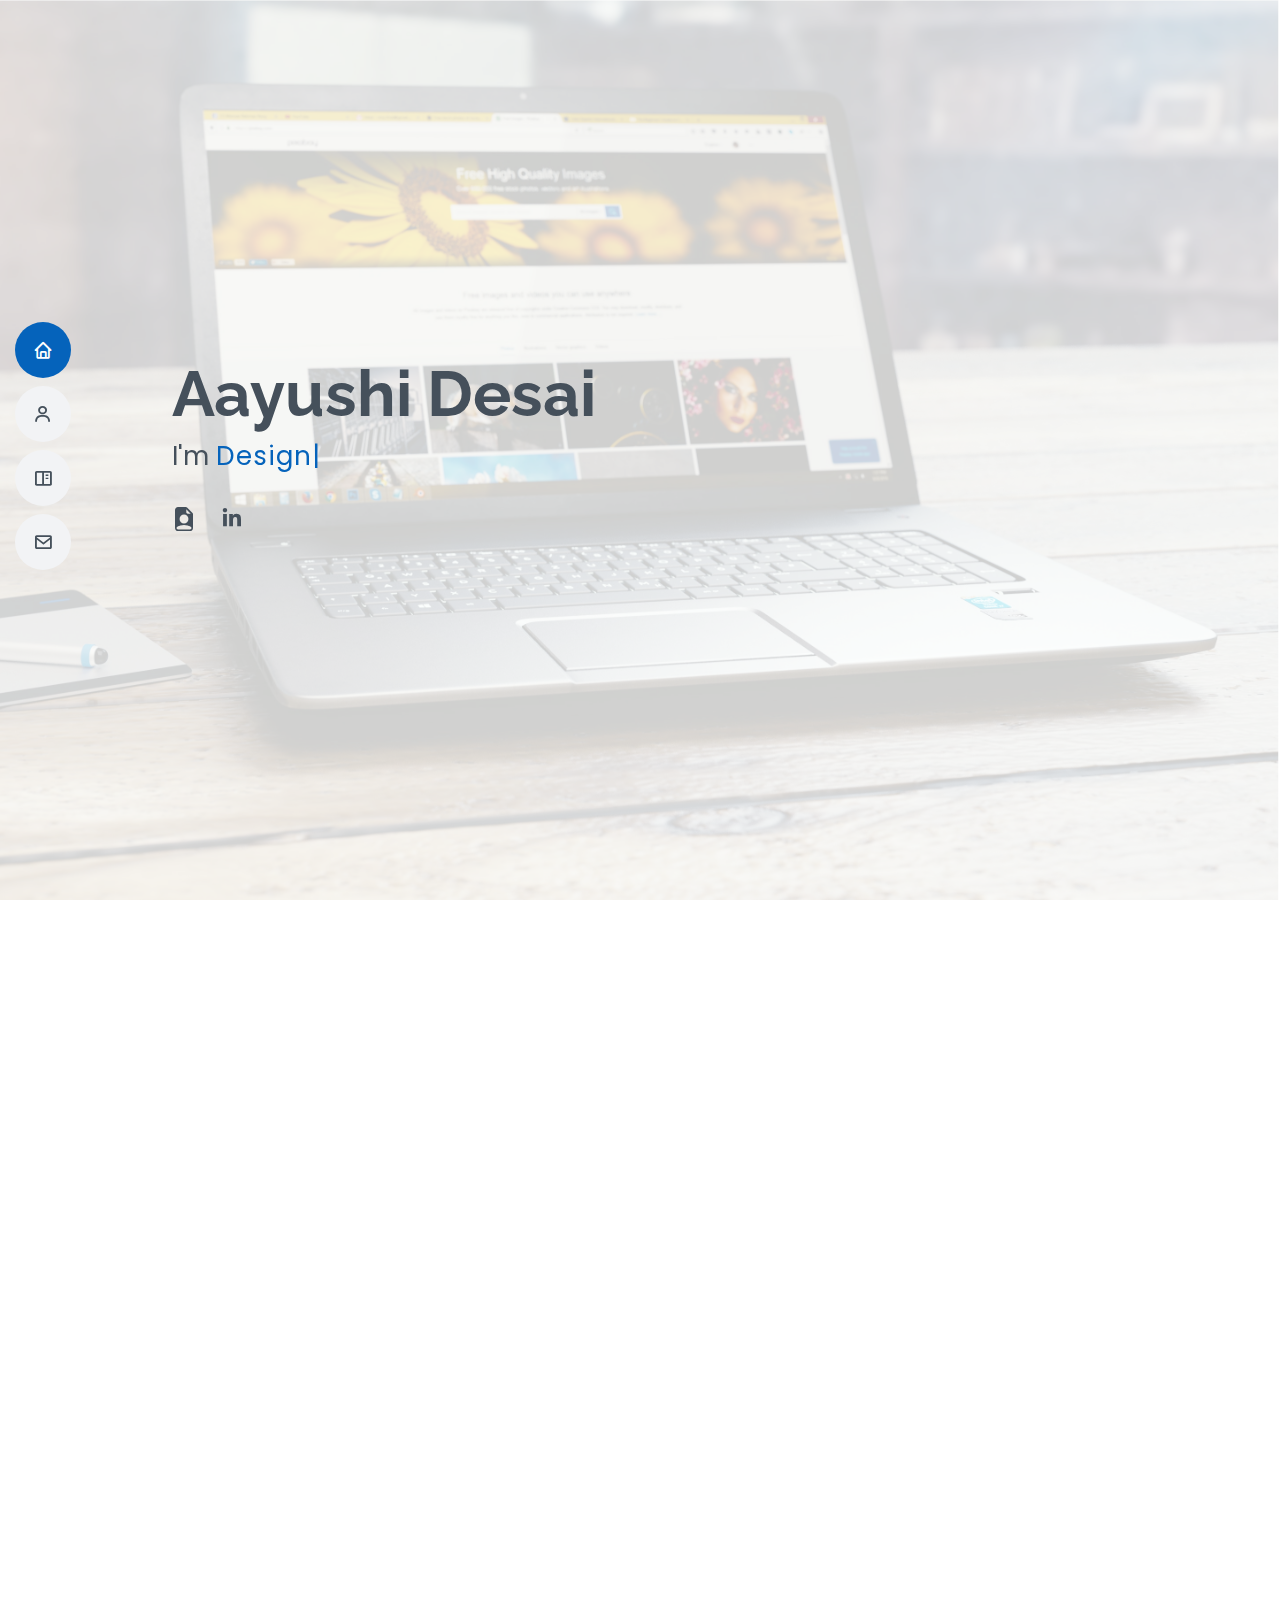
<file: index.html>
<!DOCTYPE html>
<html lang="en">

<head>
  <meta charset="utf-8">
  <meta content="width=device-width, initial-scale=1.0" name="viewport">

  <title>My Portfolio</title>
  <meta content="" name="description">
  <meta content="" name="keywords">

  <!-- Favicons -->
  <link href="assets/img/favicon.png" rel="icon">
  <link href="assets/img/favicon.png" rel="apple-touch-icon">

  <!-- Google Fonts -->
  <link href="https://fonts.googleapis.com/css?family=Open+Sans:300,300i,400,400i,600,600i,700,700i|Raleway:300,300i,400,400i,500,500i,600,600i,700,700i|Poppins:300,300i,400,400i,500,500i,600,600i,700,700i" rel="stylesheet">

  <!-- Vendor CSS Files -->
  <link href="assets/vendor/aos/aos.css" rel="stylesheet">
  <link href="assets/vendor/bootstrap/css/bootstrap.min.css" rel="stylesheet">
  <link href="assets/vendor/bootstrap-icons/bootstrap-icons.css" rel="stylesheet">
  <link href="assets/vendor/boxicons/css/boxicons.min.css" rel="stylesheet">
  <link href="assets/vendor/glightbox/css/glightbox.min.css" rel="stylesheet">
  <link href="assets/vendor/swiper/swiper-bundle.min.css" rel="stylesheet">

  <!-- Template Main CSS File -->
  <link href="assets/css/style.css" rel="stylesheet">

  <!-- =======================================================
  * Template Name: MyResume
  * Updated: Jun 13 2023 with Bootstrap v5.3.0
  * Template URL: https://bootstrapmade.com/free-html-bootstrap-template-my-resume/
  * Author: BootstrapMade.com
  * License: https://bootstrapmade.com/license/
  ======================================================== -->
</head>

<body>

  <!-- ======= Mobile nav toggle button ======= -->
  <!-- <button type="button" class="mobile-nav-toggle d-xl-none"><i class="bi bi-list mobile-nav-toggle"></i></button> -->
  <i class="bi bi-list mobile-nav-toggle d-lg-none"></i>
  <!-- ======= Header ======= -->
  <header id="header" class="d-flex flex-column justify-content-center">

    <nav id="navbar" class="navbar nav-menu">
      <ul>
        <li><a href="#hero" class="nav-link scrollto active"><i class="bx bx-home"></i> <span>Home</span></a></li>
        <li><a href="#about" class="nav-link scrollto"><i class="bx bx-user"></i> <span>About</span></a></li>
        <!-- <li><a href="#resume" class="nav-link scrollto"><i class="bx bx-file-blank"></i> <span>Resume</span></a></li> -->
        <li><a href="#portfolio" class="nav-link scrollto"><i class="bx bx-book-content"></i> <span>Portfolio</span></a></li>
        <li><a href="#contact" class="nav-link scrollto"><i class="bx bx-envelope"></i> <span>Contact</span></a></li>
      </ul>
    </nav><!-- .nav-menu -->

  </header><!-- End Header -->

  <!-- ======= Hero Section ======= -->
  <section id="hero" class="d-flex flex-column justify-content-center">
    <div class="container" data-aos="zoom-in" data-aos-delay="100">
      <h1>Aayushi Desai</h1>
      <p>I'm <span class="typed" data-typed-items="Designer, Developer, Freelancer"></span></p>
      <div class="social-links">
        <a href="assets/img/AAYUSHI_DESAI_RESUME.pdf" title="Resume.pdf" target="_blank" class="btn-get-started scrollto"><i class="bi bi-file-earmark-person-fill"></i></a>
        <a href="https://www.linkedin.com/public-profile/settings?trk=d_flagship3_profile_self_view_public_profile" target="_blank" class="linkedin"  title="LinkedIn"><i class="bx bxl-linkedin"></i></a>
      </div>
    </div>
  </section><!-- End Hero -->

  <main id="main">

    <!-- ======= About Section ======= -->
    <section id="about" class="about">
      <div class="container" data-aos="fade-up">

        <div class="section-title">
          <h2>About</h2>
          <p>
            I am Aayushi desai Working as a UI ENGINEER and I have experience of 4 years in this field. For Designing I am using Software are Sketch, Figma, Adobe Photoshop, HTML5, CSS3. I have also some knowledge about jQuery, JavaScript, AngularJS. 
          </p>
        </div>

        <div class="row">
          <div class="col-lg-4">
            <img src="assets/img/aayushi.jpg" class="img-fluid h-75" alt="">
          </div>
          <div class="col-lg-8 pt-4 pt-lg-0 content">
            <h3>UI Designer &amp; Web Developer.</h3>
            
            <div class="row">
              <div class="col-lg-6">
                <ul>
                  <li><i class="bi bi-chevron-right"></i> <strong>Birthday:</strong> <span>1 Dec 1998</span></li>
                  <li><i class="bi bi-chevron-right"></i> <strong>Phone:</strong> <span>+1 365 779-2901</span></li>
                  <li><i class="bi bi-chevron-right"></i> <strong>City:</strong> <span>ON, CANADA</span></li>
                </ul>
              </div>
              <div class="col-lg-6">
                <ul>
                  <li><i class="bi bi-chevron-right"></i> <strong>Age:</strong> <span>24</span></li>
                  <li><i class="bi bi-chevron-right"></i> <strong>Degree:</strong> <span>Becholrs of Computer Engineering</span></li>
                  <li><i class="bi bi-chevron-right"></i> <strong>PhEmailone:</strong> <span>shahaayushi110@gmail.com</span></li>
                </ul>
              </div>
            </div>
            <p>
              I have Knowledge of Creating custom Themes and Application with using of HTML5, CSS3, Bootstrap3/4, jQuery, JavaScript, Typescript, AngularJs8 To Perfect Responsive ness in it. For the Version Control I using of Git, GitHub, Knowledge of Jira , Testing tool Jasmine and Jenkins. My superiors and my clients are key persons after my curiosity and motivational factor.
            </p>
          </div>
        </div>

      </div>
    </section><!-- End About Section -->

  
    <!-- ======= Skills Section ======= -->
    <!-- <section id="skills" class="skills section-bg">
      <div class="container" data-aos="fade-up">

        <div class="section-title">
          <h2>Skills</h2>
        </div>

        <div class="row skills-content">

          <div class="col-lg-6">

            <div class="progress">
              <span class="skill">HTML <i class="val">100%</i></span>
              <div class="progress-bar-wrap">
                <div class="progress-bar" role="progressbar" aria-valuenow="100" aria-valuemin="0" aria-valuemax="100"></div>
              </div>
            </div>

            <div class="progress">
              <span class="skill">CSS <i class="val">90%</i></span>
              <div class="progress-bar-wrap">
                <div class="progress-bar" role="progressbar" aria-valuenow="90" aria-valuemin="0" aria-valuemax="100"></div>
              </div>
            </div>

            <div class="progress">
              <span class="skill">JavaScript <i class="val">75%</i></span>
              <div class="progress-bar-wrap">
                <div class="progress-bar" role="progressbar" aria-valuenow="75" aria-valuemin="0" aria-valuemax="100"></div>
              </div>
            </div>

          </div>

          <div class="col-lg-6">
            <div class="progress">
              <span class="skill">Photoshop <i class="val">55%</i></span>
              <div class="progress-bar-wrap">
                <div class="progress-bar" role="progressbar" aria-valuenow="55" aria-valuemin="0" aria-valuemax="100"></div>
              </div>
            </div>

          </div>

        </div>

      </div>
    </section> -->
    <!-- End Skills Section -->

    
    <!-- ======= Portfolio Section ======= -->
    <section id="portfolio" class="portfolio section-bg">
      <div class="container" data-aos="fade-up">

        <div class="section-title">
          <h2>Portfolio</h2>
        </div>

        <div class="row">
          <div class="col-lg-12 d-flex justify-content-center" data-aos="fade-up" data-aos-delay="100">
            <ul id="portfolio-flters">
              <li data-filter="*" class="filter-active">ALL</li>
              <li data-filter=".filter-app">APPLICATION</li>
              <li data-filter=".filter-card">MOBILE APPLICATION</li>
              <li data-filter=".filter-web">WEBSITE</li>
            </ul>
          </div>
        </div>

        <div class="row portfolio-container" data-aos="fade-up" data-aos-delay="200">

          <div class="col-lg-4 col-md-6 portfolio-item filter-app">
            <div class="portfolio-wrap">
              <img src="assets/img/portfolio/dancersoft.png" class="img-fluid" alt="">
              <div class="portfolio-info">
                <h4>Dancersoft</h4>
                <p>DancerSoft Scales With You Run a single event or 100 events. Our software is designed to scale with
                  you. We've built specific features to incorporate all facets of an event.</p>
                <div class="portfolio-links">
                  <a href="assets/img/portfolio/dancersoft.png" data-gallery="portfolioGallery" class="portfolio-lightbox"><i class="bx bx-plus"></i></a>
                  <a href="portfolio-details dancerfort.html" class="portfolio-details-lightbox" data-glightbox="type: external" title="Portfolio Details"><i class="bx bx-link"></i></a>
                </div>
              </div>
            </div>
          </div>

          <div class="col-lg-4 col-md-6 portfolio-item filter-web">
            <div class="portfolio-wrap"><img src="assets/img/portfolio/aamrapalibaroda.png" class="img-fluid" alt="">
            <div class="portfolio-info">
              <h4>Aamrapali Resicom Baroda</h4>
              <p>Aamrapali Resicom Project Milestone from Aamrapali, which combines the dual benefits of Residential and
                Commercial spaces.</p>
                <div class="portfolio-links">
                  <a href="assets/img/portfolio/aamrapalibaroda.png" data-gallery="portfolioGallery" class="portfolio-lightbox"><i class="bx bx-plus"></i></a>
                  <a href="portfolio-details-aamrpali.html" class="portfolio-details-lightbox" data-glightbox="type: external" title="Portfolio Details"><i class="bx bx-link"></i></a>
            </div>
            </div>
          </div>

          </div>

          <div class="col-lg-4 col-md-6 portfolio-item filter-app">
            <div class="portfolio-wrap"><img src="assets/img/portfolio/teracardia.png" class="img-fluid" alt="">
            <div class="portfolio-info">
              <h4>Teracardia</h4>
              <p>It easier to find Physician anytime with phone for you and your family. With Mobile you can fix
                appoinment for available physician time and also you can any medical diagnosis with Video Call in
                emergency case at home.</p>
                <div class="portfolio-links">
                  <a href="assets/img/portfolio/teracardia.png" data-gallery="portfolioGallery" class="portfolio-lightbox"><i class="bx bx-plus"></i></a>
                  <a href="portfolio-details -teracadia.html" class="portfolio-details-lightbox" data-glightbox="type: external" title="Portfolio Details"><i class="bx bx-link"></i></a>
            </div>
            </div>
          </div>
          </div>

          <div class="col-lg-4 col-md-6 portfolio-item filter-card">
            <div class="portfolio-wrap"><img src="assets/img/portfolio/landmark.png" class="img-fluid" alt="">
            <div class="portfolio-info">
              <h4>landmark Workout</h4>
              <p>Landmark Workout which is gives to workout on landmark locations and you can find as to search any
                landmark. </p>
              <div class="portfolio-links">
                <a href="assets/img/portfolio/landmark.png" data-gallery="portfolioGallery" class="portfolio-lightbox"><i class="bx bx-plus"></i></a>
                <a href="portfolio-details-landmark.html" class="portfolio-details-lightbox" data-glightbox="type: external" title="Portfolio Details"><i class="bx bx-link"></i></a>
          </div>
            </div>
          </div>
          </div>

          <div class="col-lg-4 col-md-6 portfolio-item filter-web">
            <div class="portfolio-wrap"><img src="assets/img/portfolio/cremach.png" class="img-fluid" alt="">
            <div class="portfolio-info">
              <h4>Cremach Machine Design </h4>
              <p>Cremach Pvt. Ltd. is a leading supplier of dependable, high-quality milling machinery designed for the
                compound feed industry. With an experience of over 4 decades, the company excels in design, fabrication,
                supply, installation, automation and commissioning of animal feed process machinery.</p>
                <div class="portfolio-links">
                  <a href="assets/img/portfolio/cremach.png" data-gallery="portfolioGallery" class="portfolio-lightbox"><i class="bx bx-plus"></i></a>
                  <a href="portfolio-details-crema.html" class="portfolio-details-lightbox" data-glightbox="type: external" title="Portfolio Details"><i class="bx bx-link"></i></a>
            </div>
            </div>
          </div>
        </div>

          <div class="col-lg-4 col-md-6 portfolio-item filter-app">
            <div class="portfolio-wrap"><img src="assets/img/portfolio/vishay.png" class="img-fluid" alt="">
            <div class="portfolio-info">
              <h4>Vishay</h4>
              <p>Vishay helps the world’s most in-demand technologies come to life. Every day our products touch your
                life and the lives of people across the world, though you likely do not know it.</p>
                <div class="portfolio-links">
                  <a href="assets/img/portfolio/vishay.png" data-gallery="portfolioGallery" class="portfolio-lightbox"><i class="bx bx-plus"></i></a>
                  <a href="portfolio-details-vishay.html" class="portfolio-details-lightbox" data-glightbox="type: external" title="Portfolio Details"><i class="bx bx-link"></i></a>
            </div>
            </div>
          </div>
        </div>

          <div class="col-lg-4 col-md-6 portfolio-item filter-card">
            <div class="portfolio-wrap"><img src="assets/img/portfolio/darkhwast-app.png" class="img-fluid" alt="">
            <div class="portfolio-info">
              <h4>Darkhwast</h4>
              <p>Darkhwast</p>
              <div class="portfolio-links">
                <a href="assets/img/portfolio/darkhwast-app.png" data-gallery="portfolioGallery" class="portfolio-lightbox"><i class="bx bx-plus"></i></a>
                <a href="portfolio-details darkhavast.html" class="portfolio-details-lightbox" data-glightbox="type: external" title="Portfolio Details"><i class="bx bx-link"></i></a>
          </div>
            </div>
          </div>
        </div>

          <div class="col-lg-4 col-md-6 portfolio-item filter-web">
            <div class="portfolio-wrap"><img src="assets/img/portfolio/freshwayfood.png" class="img-fluid" alt="">
            <div class="portfolio-info">
              <h4>Freshway Foods</h4>
              <p>India, the land of rich, aromatic spices has always attracted the culinary world with its abundant
                khazana of spices and exotic ingredients.</p>
                <div class="portfolio-links">
                  <a href="assets/img/portfolio/freshwayfood.png" data-gallery="portfolioGallery" class="portfolio-lightbox"><i class="bx bx-plus"></i></a>
                  <a href="portfolio-details-freshway.html" class="portfolio-details-lightbox" data-glightbox="type: external" title="Portfolio Details"><i class="bx bx-link"></i></a>
            </div>
            </div>
          </div>
        </div>


        </div>

      </div>
    </section><!-- End Portfolio Section -->

 

    <!-- ======= Contact Section ======= -->
    <section id="contact" class="contact">
      <div class="container" data-aos="fade-up">

        <div class="section-title">
          <h2>Contact</h2>
          <p>Aayushi Desai</p>
        </div>

        <div class="row mt-1">

          <div class="col-lg-4">
            <div class="info">
              <div class="address">
                <i class="bi bi-geo-alt"></i>
                <h4>Location:</h4>
                <p>115 Cranston Avenue, Cambridge, ON Canada</p>
              </div>

              <div class="email">
                <i class="bi bi-envelope"></i>
                <h4>Email:</h4>
                <p>shahaayushi110@gmail.com</p>
              </div>

              <div class="phone">
                <i class="bi bi-phone"></i>
                <h4>Call:</h4>
                <p>+1 365 779-2901</p>
              </div>

            </div>

          </div>

          <div class="col-lg-8 mt-5 mt-lg-0">

            <form action="forms/contact.php" method="post" role="form" class="php-email-form">
              <div class="row">
                <div class="col-md-6 form-group">
                  <input type="text" name="name" class="form-control" id="name" placeholder="Your Name" required>
                </div>
                <div class="col-md-6 form-group mt-3 mt-md-0">
                  <input type="email" class="form-control" name="email" id="email" placeholder="Your Email" required>
                </div>
              </div>
              <div class="form-group mt-3">
                <input type="text" class="form-control" name="subject" id="subject" placeholder="Subject" required>
              </div>
              <div class="form-group mt-3">
                <textarea class="form-control" name="message" rows="5" placeholder="Message" required></textarea>
              </div>
              <div class="my-3">
                <div class="loading">Loading</div>
                <div class="error-message"></div>
                <div class="sent-message">Your message has been sent. Thank you!</div>
              </div>
              <div class="text-center"><button type="submit">Send Message</button></div>
            </form>

          </div>

        </div>

      </div>
    </section><!-- End Contact Section -->

  </main><!-- End #main -->

  <!-- ======= Footer ======= -->
  
  <div id="preloader"></div>
  <a href="#" class="back-to-top d-flex align-items-center justify-content-center"><i class="bi bi-arrow-up-short"></i></a>

  <!-- Vendor JS Files -->
  <script src="assets/vendor/purecounter/purecounter_vanilla.js"></script>
  <script src="assets/vendor/aos/aos.js"></script>
  <script src="assets/vendor/bootstrap/js/bootstrap.bundle.min.js"></script>
  <script src="assets/vendor/glightbox/js/glightbox.min.js"></script>
  <script src="assets/vendor/isotope-layout/isotope.pkgd.min.js"></script>
  <script src="assets/vendor/swiper/swiper-bundle.min.js"></script>
  <script src="assets/vendor/typed.js/typed.umd.js"></script>
  <script src="assets/vendor/waypoints/noframework.waypoints.js"></script>
  <script src="assets/vendor/php-email-form/validate.js"></script>

  <!-- Template Main JS File -->
  <script src="assets/js/main.js"></script>

</body>

</html>
</file>
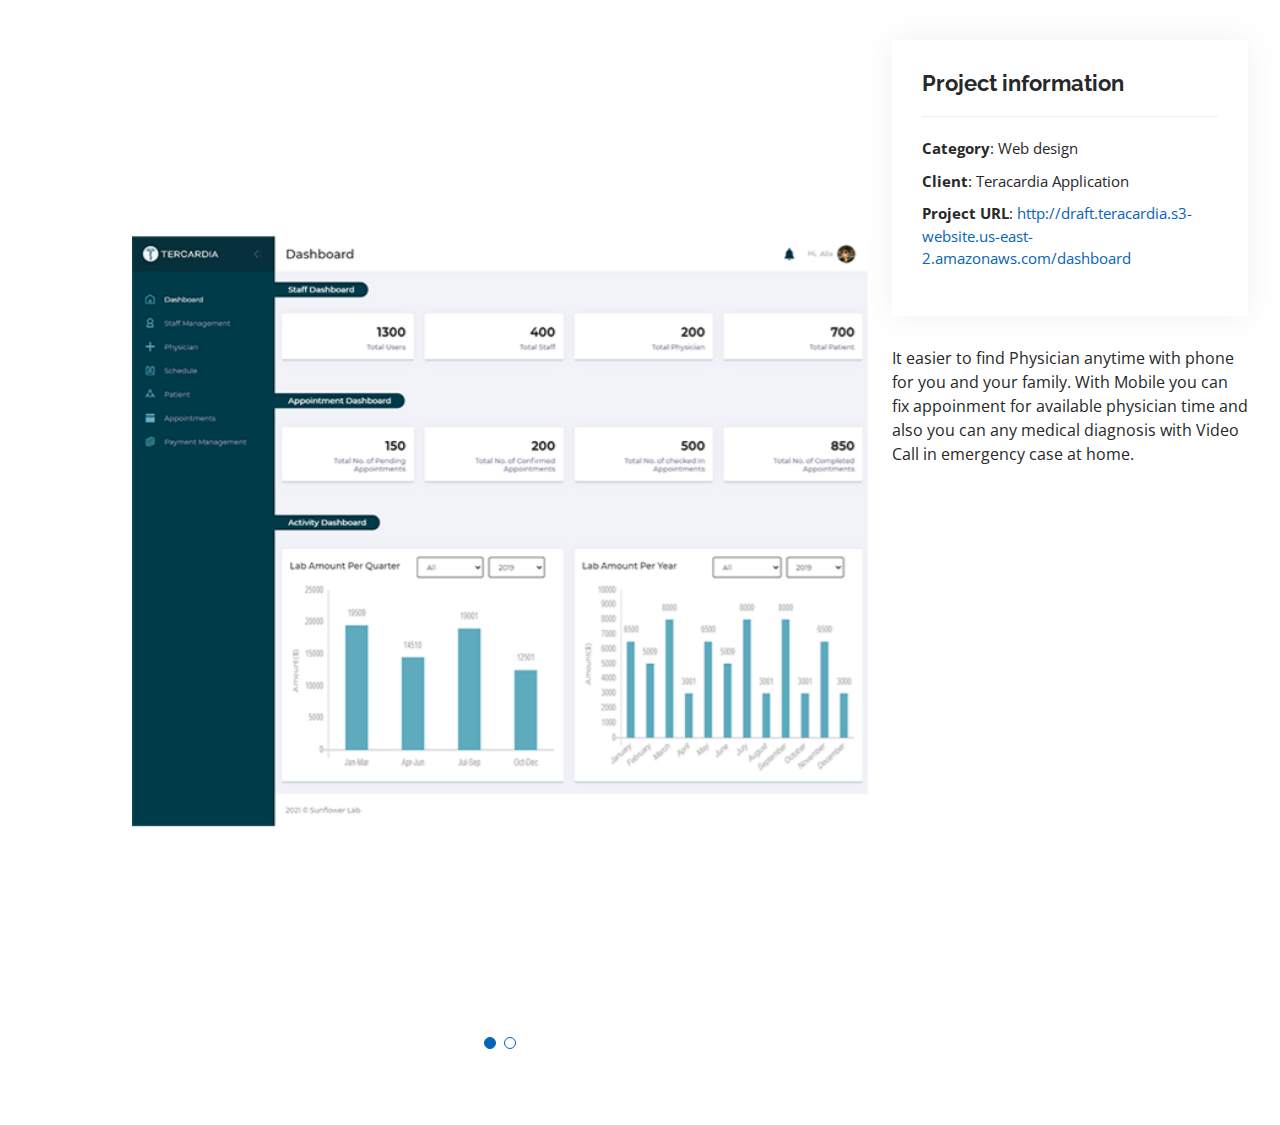
<file: portfolio-details -teracadia.html>
<!DOCTYPE html>
<html lang="en">

<head>
  <meta charset="utf-8">
  <meta content="width=device-width, initial-scale=1.0" name="viewport">

  <title>Portfolio Details - Personal Bootstrap Template</title>
  <meta content="" name="description">
  <meta content="" name="keywords">

  <!-- Favicons -->
  <link href="assets/img/favicon.png" rel="icon">
  <link href="assets/img/apple-touch-icon.png" rel="apple-touch-icon">

  <!-- Google Fonts -->
  <link href="https://fonts.googleapis.com/css?family=Open+Sans:300,300i,400,400i,600,600i,700,700i|Raleway:300,300i,400,400i,500,500i,600,600i,700,700i|Poppins:300,300i,400,400i,500,500i,600,600i,700,700i" rel="stylesheet">

  <!-- Vendor CSS Files -->
  <link href="assets/vendor/aos/aos.css" rel="stylesheet">
  <link href="assets/vendor/bootstrap/css/bootstrap.min.css" rel="stylesheet">
  <link href="assets/vendor/bootstrap-icons/bootstrap-icons.css" rel="stylesheet">
  <link href="assets/vendor/boxicons/css/boxicons.min.css" rel="stylesheet">
  <link href="assets/vendor/glightbox/css/glightbox.min.css" rel="stylesheet">
  <link href="assets/vendor/swiper/swiper-bundle.min.css" rel="stylesheet">

  <!-- Template Main CSS File -->
  <link href="assets/css/style.css" rel="stylesheet">

  <!-- =======================================================
  * Template Name: MyResume
  * Updated: Jun 13 2023 with Bootstrap v5.3.0
  * Template URL: https://bootstrapmade.com/free-html-bootstrap-template-my-resume/
  * Author: BootstrapMade.com
  * License: https://bootstrapmade.com/license/
  ======================================================== -->
</head>

<body>

  <main id="main">

    <!-- ======= Portfolio Details Section ======= -->
    <section id="portfolio-details" class="portfolio-details">
      <div class="container">

        <div class="row gy-4">

          <div class="col-lg-8">
            <div class="portfolio-details-slider swiper">
              <div class="swiper-wrapper align-items-center">

                <div class="swiper-slide">
                  <img src="assets/img/portfolio/portfolio/teracardia2.png" alt="">
                </div>
                <div class="swiper-slide">
                  <img src="assets/img/portfolio/portfolio/teracardia3.png" alt="">
                </div>
              </div>
              <div class="swiper-pagination"></div>
            </div>
          </div>

          <div class="col-lg-4">
            <div class="portfolio-info">
              <h3>Project information</h3>
              <ul>
                <li><strong>Category</strong>: Web design</li>
                <li><strong>Client</strong>: Teracardia Application  </li>
                <li><strong>Project URL</strong>: <a href="http://draft.teracardia.s3-website.us-east-2.amazonaws.com/dashboard">http://draft.teracardia.s3-website.us-east-2.amazonaws.com/dashboard</a></li>
              </ul>
            </div>
            <div class="portfolio-description">
              <p>
                It easier to find Physician anytime with phone for you and your family. With Mobile you can fix appoinment for available physician time and also you can any medical diagnosis with Video Call in emergency case at home.
              </p>
            </div>
          </div>

        </div>

      </div>
    </section><!-- End Portfolio Details Section -->

  </main><!-- End #main -->

  <div id="preloader"></div>
  <a href="#" class="back-to-top d-flex align-items-center justify-content-center"><i class="bi bi-arrow-up-short"></i></a>

  <!-- Vendor JS Files -->
  <script src="assets/vendor/purecounter/purecounter_vanilla.js"></script>
  <script src="assets/vendor/aos/aos.js"></script>
  <script src="assets/vendor/bootstrap/js/bootstrap.bundle.min.js"></script>
  <script src="assets/vendor/glightbox/js/glightbox.min.js"></script>
  <script src="assets/vendor/isotope-layout/isotope.pkgd.min.js"></script>
  <script src="assets/vendor/swiper/swiper-bundle.min.js"></script>
  <script src="assets/vendor/typed.js/typed.umd.js"></script>
  <script src="assets/vendor/waypoints/noframework.waypoints.js"></script>
  <script src="assets/vendor/php-email-form/validate.js"></script>

  <!-- Template Main JS File -->
  <script src="assets/js/main.js"></script>

</body>

</html>
</file>
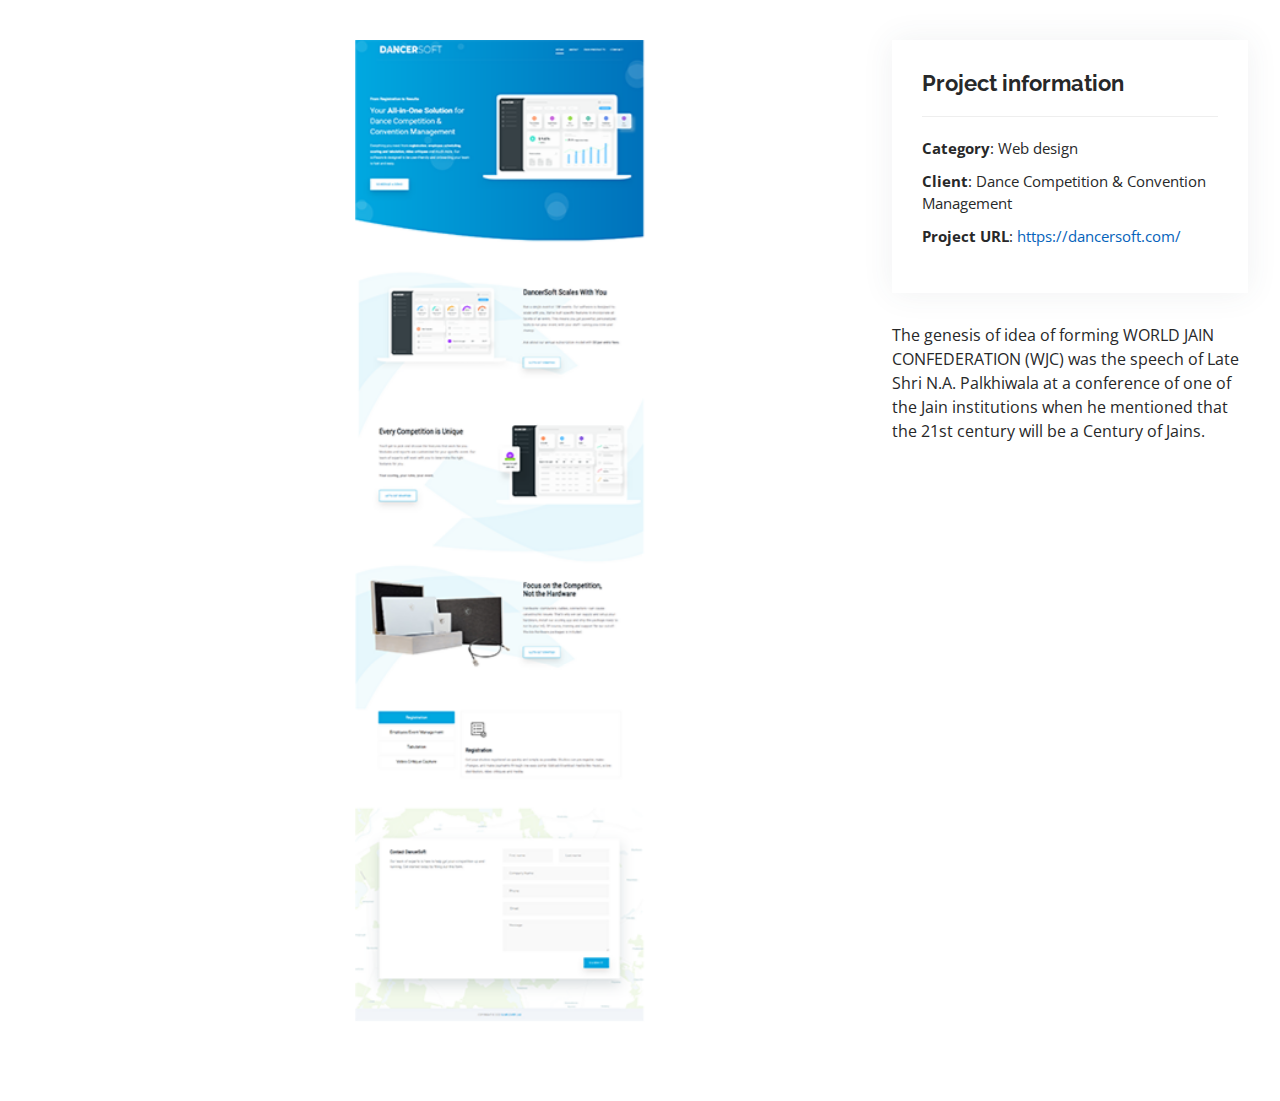
<file: portfolio-details dancerfort.html>
<!DOCTYPE html>
<html lang="en">

<head>
  <meta charset="utf-8">
  <meta content="width=device-width, initial-scale=1.0" name="viewport">

  <title>Portfolio Details - Personal Bootstrap Template</title>
  <meta content="" name="description">
  <meta content="" name="keywords">

  <!-- Favicons -->
  <link href="assets/img/favicon.png" rel="icon">
  <link href="assets/img/apple-touch-icon.png" rel="apple-touch-icon">

  <!-- Google Fonts -->
  <link href="https://fonts.googleapis.com/css?family=Open+Sans:300,300i,400,400i,600,600i,700,700i|Raleway:300,300i,400,400i,500,500i,600,600i,700,700i|Poppins:300,300i,400,400i,500,500i,600,600i,700,700i" rel="stylesheet">

  <!-- Vendor CSS Files -->
  <link href="assets/vendor/aos/aos.css" rel="stylesheet">
  <link href="assets/vendor/bootstrap/css/bootstrap.min.css" rel="stylesheet">
  <link href="assets/vendor/bootstrap-icons/bootstrap-icons.css" rel="stylesheet">
  <link href="assets/vendor/boxicons/css/boxicons.min.css" rel="stylesheet">
  <link href="assets/vendor/glightbox/css/glightbox.min.css" rel="stylesheet">
  <link href="assets/vendor/swiper/swiper-bundle.min.css" rel="stylesheet">

  <!-- Template Main CSS File -->
  <link href="assets/css/style.css" rel="stylesheet">

  <!-- =======================================================
  * Template Name: MyResume
  * Updated: Jun 13 2023 with Bootstrap v5.3.0
  * Template URL: https://bootstrapmade.com/free-html-bootstrap-template-my-resume/
  * Author: BootstrapMade.com
  * License: https://bootstrapmade.com/license/
  ======================================================== -->
</head>

<body>

  <main id="main">

    <!-- ======= Portfolio Details Section ======= -->
    <section id="portfolio-details" class="portfolio-details">
      <div class="container">

        <div class="row gy-4">

          <div class="col-lg-8">
            <div class="portfolio-details-slider swiper">
              <div class="swiper-wrapper align-items-center">

                <div class="swiper-slide">
                  <img src="assets/img/portfolio/portfolio/dancersoft2-port.png" alt="">
                </div>
              </div>
              <div class="swiper-pagination"></div>
            </div>
          </div>

          <div class="col-lg-4">
            <div class="portfolio-info">
              <h3>Project information</h3>
              <ul>
                <li><strong>Category</strong>: Web design</li>
                <li><strong>Client</strong>: Dance Competition & Convention Management </li>
                <li><strong>Project URL</strong>: <a href="https://dancersoft.com/">https://dancersoft.com/</a></li>
              </ul>
            </div>
            <div class="portfolio-description">
              <p>
                The genesis of idea of forming WORLD JAIN CONFEDERATION (WJC) was the speech of Late Shri N.A. Palkhiwala at a conference of one of the Jain institutions when he mentioned that the 21st century will be a Century of Jains.              
              </p>
            </div>
          </div>

        </div>

      </div>
    </section><!-- End Portfolio Details Section -->

  </main><!-- End #main -->

  <div id="preloader"></div>
  <a href="#" class="back-to-top d-flex align-items-center justify-content-center"><i class="bi bi-arrow-up-short"></i></a>

  <!-- Vendor JS Files -->
  <script src="assets/vendor/purecounter/purecounter_vanilla.js"></script>
  <script src="assets/vendor/aos/aos.js"></script>
  <script src="assets/vendor/bootstrap/js/bootstrap.bundle.min.js"></script>
  <script src="assets/vendor/glightbox/js/glightbox.min.js"></script>
  <script src="assets/vendor/isotope-layout/isotope.pkgd.min.js"></script>
  <script src="assets/vendor/swiper/swiper-bundle.min.js"></script>
  <script src="assets/vendor/typed.js/typed.umd.js"></script>
  <script src="assets/vendor/waypoints/noframework.waypoints.js"></script>
  <script src="assets/vendor/php-email-form/validate.js"></script>

  <!-- Template Main JS File -->
  <script src="assets/js/main.js"></script>

</body>

</html>
</file>
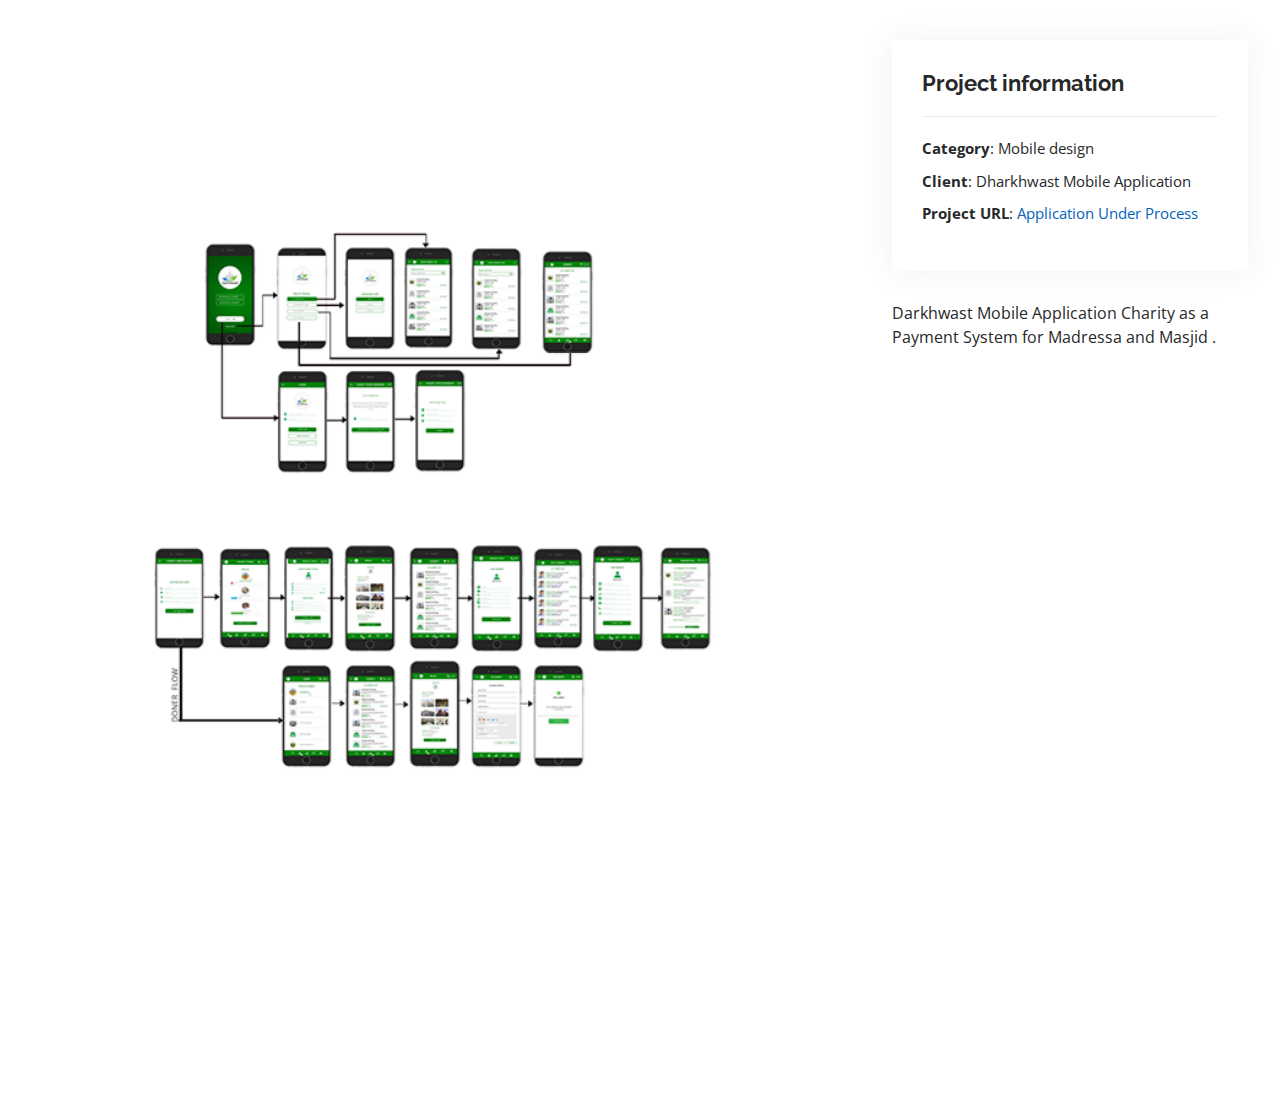
<file: portfolio-details darkhavast.html>
<!DOCTYPE html>
<html lang="en">

<head>
  <meta charset="utf-8">
  <meta content="width=device-width, initial-scale=1.0" name="viewport">

  <title>Portfolio Details - Personal Bootstrap Template</title>
  <meta content="" name="description">
  <meta content="" name="keywords">

  <!-- Favicons -->
  <link href="assets/img/favicon.png" rel="icon">
  <link href="assets/img/apple-touch-icon.png" rel="apple-touch-icon">

  <!-- Google Fonts -->
  <link href="https://fonts.googleapis.com/css?family=Open+Sans:300,300i,400,400i,600,600i,700,700i|Raleway:300,300i,400,400i,500,500i,600,600i,700,700i|Poppins:300,300i,400,400i,500,500i,600,600i,700,700i" rel="stylesheet">

  <!-- Vendor CSS Files -->
  <link href="assets/vendor/aos/aos.css" rel="stylesheet">
  <link href="assets/vendor/bootstrap/css/bootstrap.min.css" rel="stylesheet">
  <link href="assets/vendor/bootstrap-icons/bootstrap-icons.css" rel="stylesheet">
  <link href="assets/vendor/boxicons/css/boxicons.min.css" rel="stylesheet">
  <link href="assets/vendor/glightbox/css/glightbox.min.css" rel="stylesheet">
  <link href="assets/vendor/swiper/swiper-bundle.min.css" rel="stylesheet">

  <!-- Template Main CSS File -->
  <link href="assets/css/style.css" rel="stylesheet">

  <!-- =======================================================
  * Template Name: MyResume
  * Updated: Jun 13 2023 with Bootstrap v5.3.0
  * Template URL: https://bootstrapmade.com/free-html-bootstrap-template-my-resume/
  * Author: BootstrapMade.com
  * License: https://bootstrapmade.com/license/
  ======================================================== -->
</head>

<body>

  <main id="main">

    <!-- ======= Portfolio Details Section ======= -->
    <section id="portfolio-details" class="portfolio-details">
      <div class="container">

        <div class="row gy-4">

          <div class="col-lg-8">
            <div class="portfolio-details-slider swiper">
              <div class="swiper-wrapper align-items-center">

                <div class="swiper-slide">
                  <img src="assets/img/portfolio/portfolio/darkhwast2.jpg" alt="">
                </div>
              </div>
              <div class="swiper-pagination"></div>
            </div>
          </div>

          <div class="col-lg-4">
            <div class="portfolio-info">
              <h3>Project information</h3>
              <ul>
                <li><strong>Category</strong>: Mobile design</li>
                <li><strong>Client</strong>: Dharkhwast Mobile Application  </li>
                <li><strong>Project URL</strong>: <a target="_blank" href="#">Application Under Process</a></li>
              </ul>
            </div>
            <div class="portfolio-description">
              <p>
                Darkhwast Mobile Application Charity as a Payment System for Madressa and Masjid . </p>             
            </div>
          </div>

        </div>

      </div>
    </section><!-- End Portfolio Details Section -->

  </main><!-- End #main -->

  <div id="preloader"></div>
  <a href="#" class="back-to-top d-flex align-items-center justify-content-center"><i class="bi bi-arrow-up-short"></i></a>

  <!-- Vendor JS Files -->
  <script src="assets/vendor/purecounter/purecounter_vanilla.js"></script>
  <script src="assets/vendor/aos/aos.js"></script>
  <script src="assets/vendor/bootstrap/js/bootstrap.bundle.min.js"></script>
  <script src="assets/vendor/glightbox/js/glightbox.min.js"></script>
  <script src="assets/vendor/isotope-layout/isotope.pkgd.min.js"></script>
  <script src="assets/vendor/swiper/swiper-bundle.min.js"></script>
  <script src="assets/vendor/typed.js/typed.umd.js"></script>
  <script src="assets/vendor/waypoints/noframework.waypoints.js"></script>
  <script src="assets/vendor/php-email-form/validate.js"></script>

  <!-- Template Main JS File -->
  <script src="assets/js/main.js"></script>

</body>

</html>
</file>
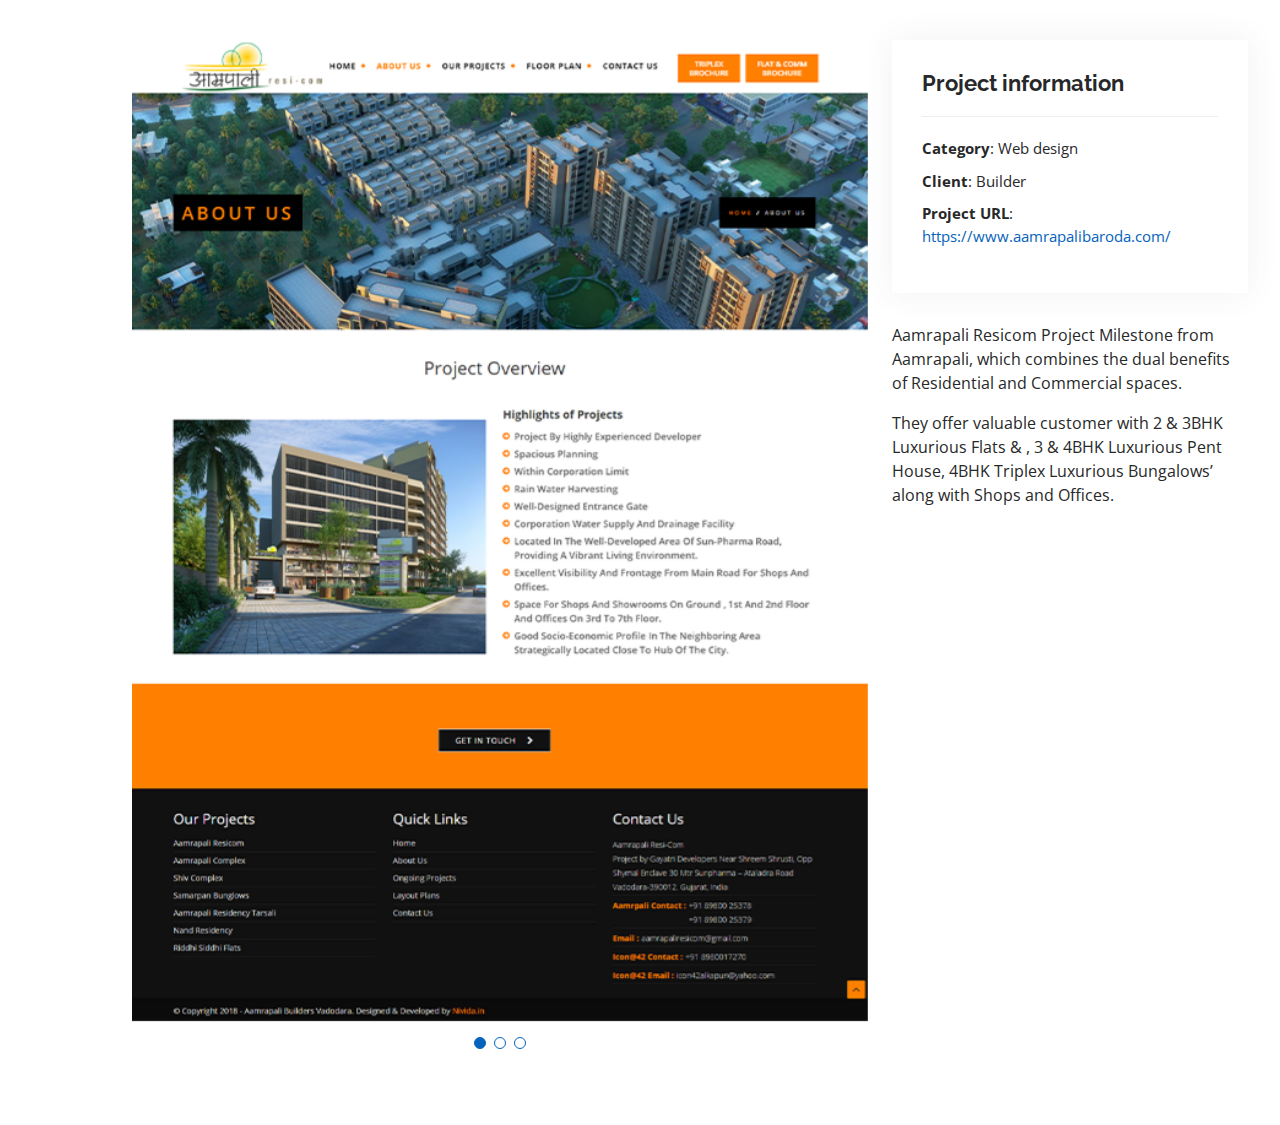
<file: portfolio-details-aamrpali.html>
<!DOCTYPE html>
<html lang="en">

<head>
  <meta charset="utf-8">
  <meta content="width=device-width, initial-scale=1.0" name="viewport">

  <title>Portfolio Details - Personal Bootstrap Template</title>
  <meta content="" name="description">
  <meta content="" name="keywords">

  <!-- Favicons -->
  <link href="assets/img/favicon.png" rel="icon">
  <link href="assets/img/apple-touch-icon.png" rel="apple-touch-icon">

  <!-- Google Fonts -->
  <link href="https://fonts.googleapis.com/css?family=Open+Sans:300,300i,400,400i,600,600i,700,700i|Raleway:300,300i,400,400i,500,500i,600,600i,700,700i|Poppins:300,300i,400,400i,500,500i,600,600i,700,700i" rel="stylesheet">

  <!-- Vendor CSS Files -->
  <link href="assets/vendor/aos/aos.css" rel="stylesheet">
  <link href="assets/vendor/bootstrap/css/bootstrap.min.css" rel="stylesheet">
  <link href="assets/vendor/bootstrap-icons/bootstrap-icons.css" rel="stylesheet">
  <link href="assets/vendor/boxicons/css/boxicons.min.css" rel="stylesheet">
  <link href="assets/vendor/glightbox/css/glightbox.min.css" rel="stylesheet">
  <link href="assets/vendor/swiper/swiper-bundle.min.css" rel="stylesheet">

  <!-- Template Main CSS File -->
  <link href="assets/css/style.css" rel="stylesheet">

  <!-- =======================================================
  * Template Name: MyResume
  * Updated: Jun 13 2023 with Bootstrap v5.3.0
  * Template URL: https://bootstrapmade.com/free-html-bootstrap-template-my-resume/
  * Author: BootstrapMade.com
  * License: https://bootstrapmade.com/license/
  ======================================================== -->
</head>

<body>

  <main id="main">

    <!-- ======= Portfolio Details Section ======= -->
    <section id="portfolio-details" class="portfolio-details">
      <div class="container">

        <div class="row gy-4">

          <div class="col-lg-8">
            <div class="portfolio-details-slider swiper">
              <div class="swiper-wrapper align-items-center">

                <div class="swiper-slide">
                  <img src="assets/img/portfolio/portfolio/aamrapalibaroda2.png" alt="">
                </div>
                <div class="swiper-slide">
                  <img src="assets/img/portfolio/portfolio/aamrapalibaroda3.png" alt="">
                </div>
                <div class="swiper-slide">
                  <img src="assets/img/portfolio/portfolio/aamrapalibaroda4.png" alt="">
                </div>
              </div>
              <div class="swiper-pagination"></div>
            </div>
          </div>

          <div class="col-lg-4">
            <div class="portfolio-info">
              <h3>Project information</h3>
              <ul>
                <li><strong>Category</strong>: Web design</li>
                <li><strong>Client</strong>: Builder  </li>
                <li><strong>Project URL</strong>: <a href="https://www.aamrapalibaroda.com/">https://www.aamrapalibaroda.com/</a></li>
              </ul>
            </div>
            <div class="portfolio-description">
              <p>
                Aamrapali Resicom Project Milestone from Aamrapali, which combines the dual benefits of Residential and Commercial spaces.  </p>
           <p>They offer valuable customer with 2 & 3BHK Luxurious Flats & , 3 & 4BHK Luxurious Pent House, 4BHK Triplex Luxurious Bungalows’ along with Shops and Offices.</p>
              </div>
          </div>

        </div>

      </div>
    </section><!-- End Portfolio Details Section -->

  </main><!-- End #main -->

  <div id="preloader"></div>
  <a href="#" class="back-to-top d-flex align-items-center justify-content-center"><i class="bi bi-arrow-up-short"></i></a>

  <!-- Vendor JS Files -->
  <script src="assets/vendor/purecounter/purecounter_vanilla.js"></script>
  <script src="assets/vendor/aos/aos.js"></script>
  <script src="assets/vendor/bootstrap/js/bootstrap.bundle.min.js"></script>
  <script src="assets/vendor/glightbox/js/glightbox.min.js"></script>
  <script src="assets/vendor/isotope-layout/isotope.pkgd.min.js"></script>
  <script src="assets/vendor/swiper/swiper-bundle.min.js"></script>
  <script src="assets/vendor/typed.js/typed.umd.js"></script>
  <script src="assets/vendor/waypoints/noframework.waypoints.js"></script>
  <script src="assets/vendor/php-email-form/validate.js"></script>

  <!-- Template Main JS File -->
  <script src="assets/js/main.js"></script>

</body>

</html>
</file>
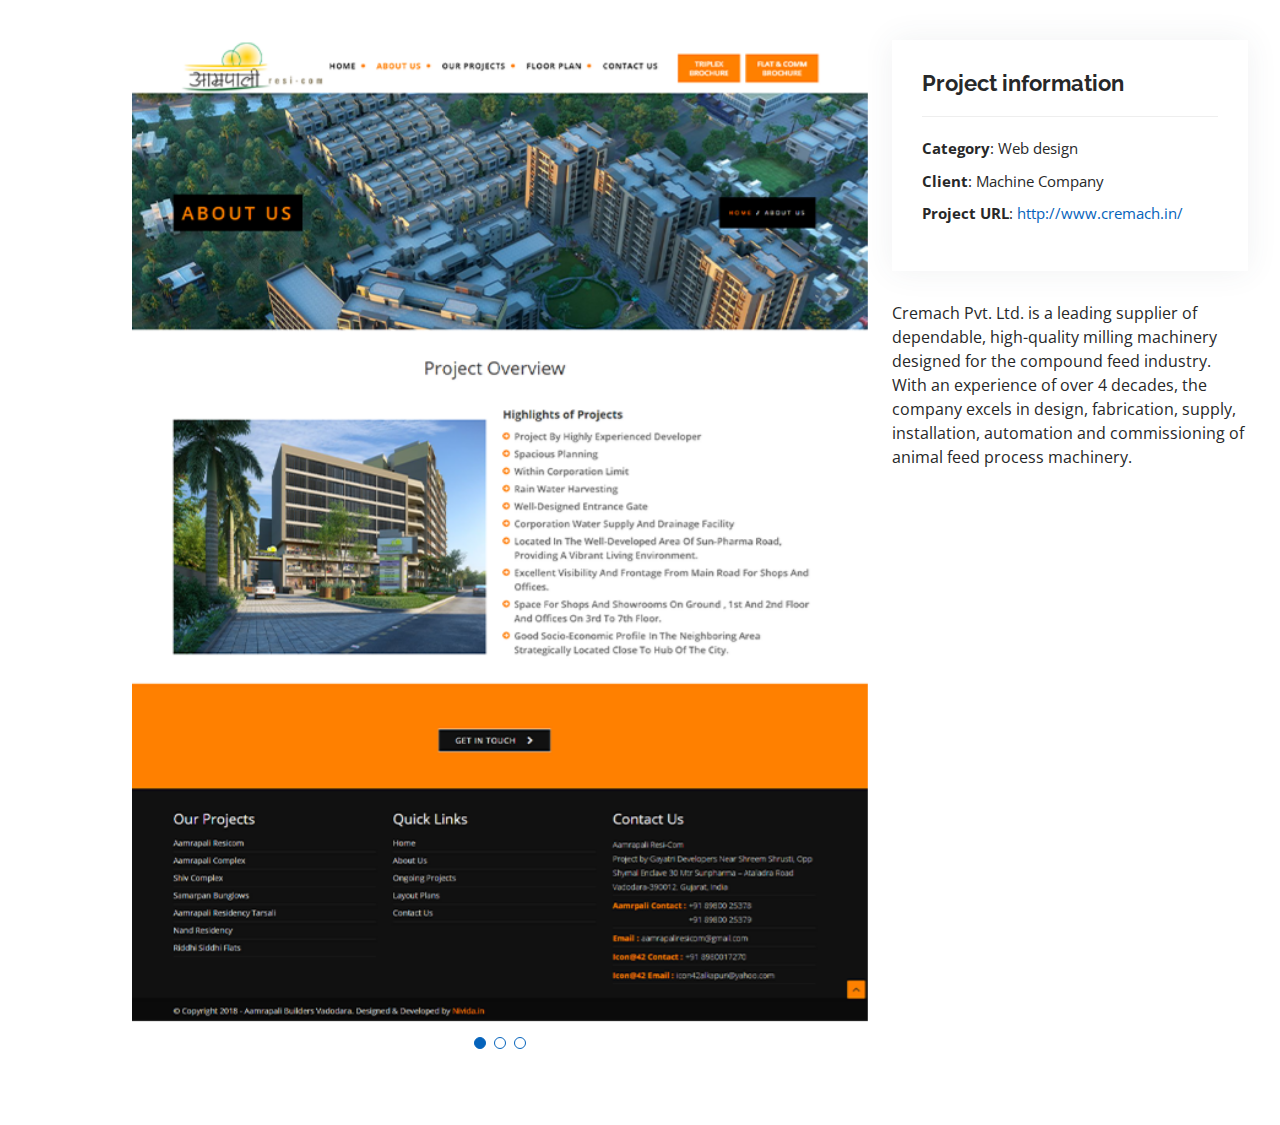
<file: portfolio-details-crema.html>
<!DOCTYPE html>
<html lang="en">

<head>
  <meta charset="utf-8">
  <meta content="width=device-width, initial-scale=1.0" name="viewport">

  <title>Portfolio Details - Personal Bootstrap Template</title>
  <meta content="" name="description">
  <meta content="" name="keywords">

  <!-- Favicons -->
  <link href="assets/img/favicon.png" rel="icon">
  <link href="assets/img/apple-touch-icon.png" rel="apple-touch-icon">

  <!-- Google Fonts -->
  <link href="https://fonts.googleapis.com/css?family=Open+Sans:300,300i,400,400i,600,600i,700,700i|Raleway:300,300i,400,400i,500,500i,600,600i,700,700i|Poppins:300,300i,400,400i,500,500i,600,600i,700,700i" rel="stylesheet">

  <!-- Vendor CSS Files -->
  <link href="assets/vendor/aos/aos.css" rel="stylesheet">
  <link href="assets/vendor/bootstrap/css/bootstrap.min.css" rel="stylesheet">
  <link href="assets/vendor/bootstrap-icons/bootstrap-icons.css" rel="stylesheet">
  <link href="assets/vendor/boxicons/css/boxicons.min.css" rel="stylesheet">
  <link href="assets/vendor/glightbox/css/glightbox.min.css" rel="stylesheet">
  <link href="assets/vendor/swiper/swiper-bundle.min.css" rel="stylesheet">

  <!-- Template Main CSS File -->
  <link href="assets/css/style.css" rel="stylesheet">

  <!-- =======================================================
  * Template Name: MyResume
  * Updated: Jun 13 2023 with Bootstrap v5.3.0
  * Template URL: https://bootstrapmade.com/free-html-bootstrap-template-my-resume/
  * Author: BootstrapMade.com
  * License: https://bootstrapmade.com/license/
  ======================================================== -->
</head>

<body>

  <main id="main">

    <!-- ======= Portfolio Details Section ======= -->
    <section id="portfolio-details" class="portfolio-details">
      <div class="container">

        <div class="row gy-4">

          <div class="col-lg-8">
            <div class="portfolio-details-slider swiper">
              <div class="swiper-wrapper align-items-center">

                <div class="swiper-slide">
                  <img src="assets/img/portfolio/portfolio/aamrapalibaroda2.png" alt="">
                </div>
                <div class="swiper-slide">
                  <img src="assets/img/portfolio/portfolio/aamrapalibaroda3.png" alt="">
                </div>
                <div class="swiper-slide">
                  <img src="assets/img/portfolio/portfolio/aamrapalibaroda4.png" alt="">
                </div>
              </div>
              <div class="swiper-pagination"></div>
            </div>
          </div>

          <div class="col-lg-4">
            <div class="portfolio-info">
              <h3>Project information</h3>
              <ul>
                <li><strong>Category</strong>: Web design</li>
                <li><strong>Client</strong>: Machine Company</li>
                <li><strong>Project URL</strong>: <a href="http://www.cremach.in/">http://www.cremach.in/</a></li>
              </ul>
            </div>
            <div class="portfolio-description">
              <p>
                Cremach Pvt. Ltd. is a leading supplier of dependable, high-quality milling machinery designed for the compound feed industry. With an experience of over 4 decades, the company excels in design, fabrication, supply, installation, automation and commissioning of animal feed process machinery. </p>
              </div>
          </div>

        </div>

      </div>
    </section><!-- End Portfolio Details Section -->

  </main><!-- End #main -->

  <div id="preloader"></div>
  <a href="#" class="back-to-top d-flex align-items-center justify-content-center"><i class="bi bi-arrow-up-short"></i></a>

  <!-- Vendor JS Files -->
  <script src="assets/vendor/purecounter/purecounter_vanilla.js"></script>
  <script src="assets/vendor/aos/aos.js"></script>
  <script src="assets/vendor/bootstrap/js/bootstrap.bundle.min.js"></script>
  <script src="assets/vendor/glightbox/js/glightbox.min.js"></script>
  <script src="assets/vendor/isotope-layout/isotope.pkgd.min.js"></script>
  <script src="assets/vendor/swiper/swiper-bundle.min.js"></script>
  <script src="assets/vendor/typed.js/typed.umd.js"></script>
  <script src="assets/vendor/waypoints/noframework.waypoints.js"></script>
  <script src="assets/vendor/php-email-form/validate.js"></script>

  <!-- Template Main JS File -->
  <script src="assets/js/main.js"></script>

</body>

</html>
</file>
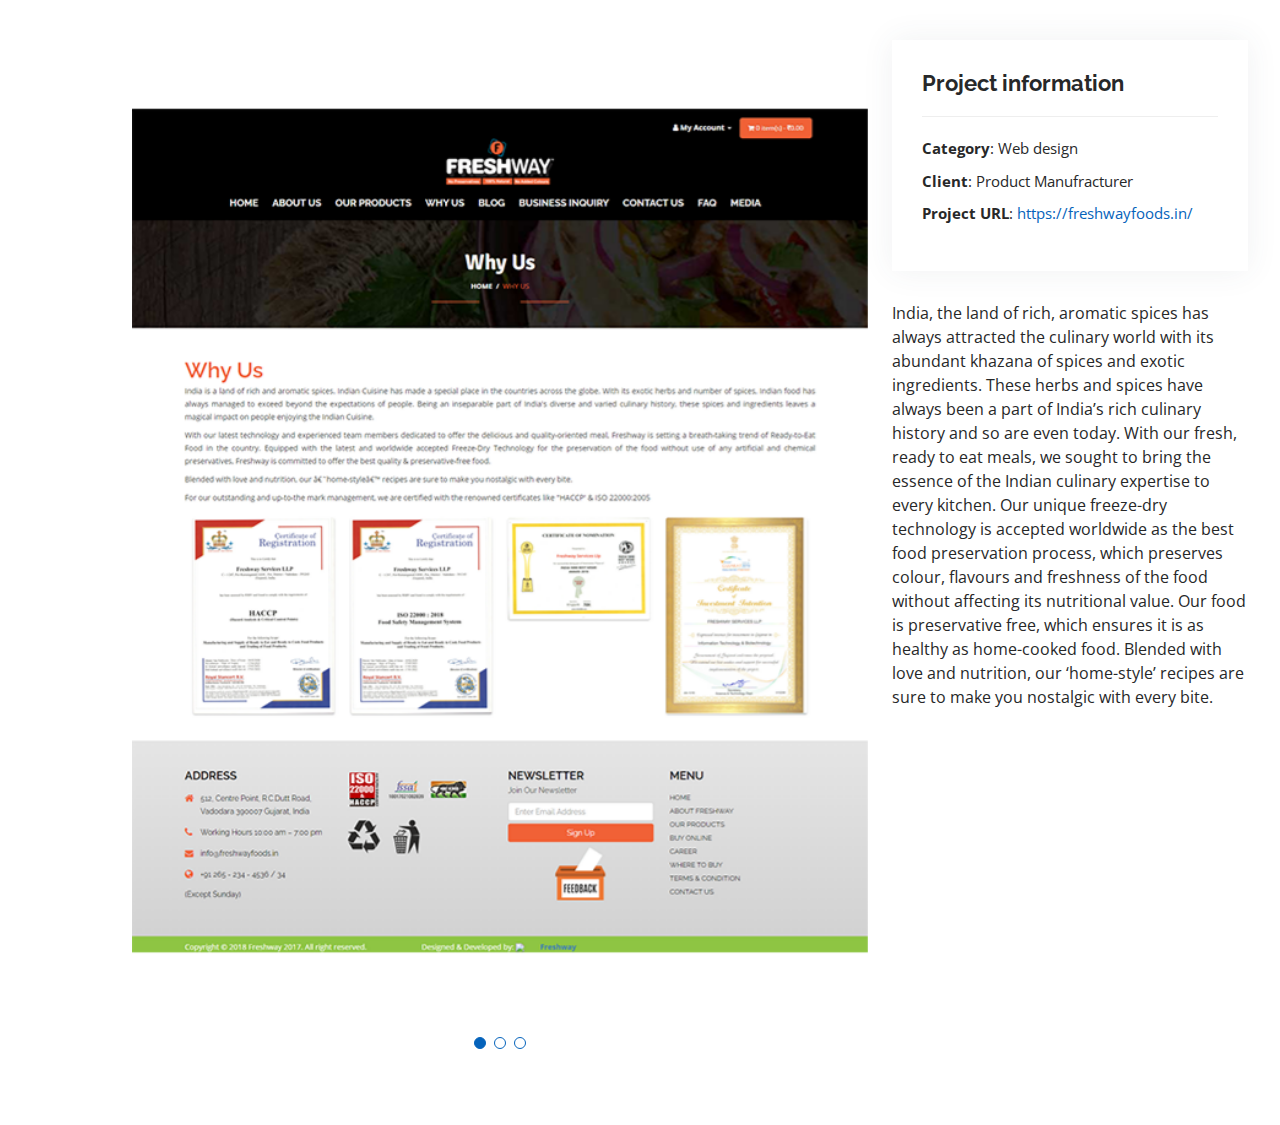
<file: portfolio-details-freshway.html>
<!DOCTYPE html>
<html lang="en">

<head>
  <meta charset="utf-8">
  <meta content="width=device-width, initial-scale=1.0" name="viewport">

  <title>My Portfolio</title>
  <meta content="" name="description">
  <meta content="" name="keywords">

  <!-- Favicons -->
  <link href="assets/img/favicon.png" rel="icon">
  <link href="assets/img/apple-touch-icon.png" rel="apple-touch-icon">

  <!-- Google Fonts -->
  <link href="https://fonts.googleapis.com/css?family=Open+Sans:300,300i,400,400i,600,600i,700,700i|Raleway:300,300i,400,400i,500,500i,600,600i,700,700i|Poppins:300,300i,400,400i,500,500i,600,600i,700,700i" rel="stylesheet">

  <!-- Vendor CSS Files -->
  <link href="assets/vendor/aos/aos.css" rel="stylesheet">
  <link href="assets/vendor/bootstrap/css/bootstrap.min.css" rel="stylesheet">
  <link href="assets/vendor/bootstrap-icons/bootstrap-icons.css" rel="stylesheet">
  <link href="assets/vendor/boxicons/css/boxicons.min.css" rel="stylesheet">
  <link href="assets/vendor/glightbox/css/glightbox.min.css" rel="stylesheet">
  <link href="assets/vendor/swiper/swiper-bundle.min.css" rel="stylesheet">

  <!-- Template Main CSS File -->
  <link href="assets/css/style.css" rel="stylesheet">

  <!-- =======================================================
  * Template Name: MyResume
  * Updated: Jun 13 2023 with Bootstrap v5.3.0
  * Template URL: https://bootstrapmade.com/free-html-bootstrap-template-my-resume/
  * Author: BootstrapMade.com
  * License: https://bootstrapmade.com/license/
  ======================================================== -->
</head>

<body>

  <main id="main">

    <!-- ======= Portfolio Details Section ======= -->
    <section id="portfolio-details" class="portfolio-details">
      <div class="container">

        <div class="row gy-4">

          <div class="col-lg-8">
            <div class="portfolio-details-slider swiper">
              <div class="swiper-wrapper align-items-center">

                <div class="swiper-slide">
                  <img src="assets/img/portfolio/portfolio/freshwayfoods2.png" alt="">
                </div>
                <div class="swiper-slide">
                  <img src="assets/img/portfolio/portfolio/freshwayfoods3.png" alt="">
                </div>
                <div class="swiper-slide">
                  <img src="assets/img/portfolio/portfolio/freshwayfoods4.png" alt="">
                </div>
              </div>
              <div class="swiper-pagination"></div>
            </div>
          </div>

          <div class="col-lg-4">
            <div class="portfolio-info">
              <h3>Project information</h3>
              <ul>
                <li><strong>Category</strong>: Web design</li>
                <li><strong>Client</strong>: Product Manufracturer </li>
                <li><strong>Project URL</strong>: <a href="https://freshwayfoods.in/">https://freshwayfoods.in/</a></li>
              </ul>
            </div>
            <div class="portfolio-description">
              <p>
                India, the land of rich, aromatic spices has always attracted the culinary world with its abundant khazana of spices and exotic ingredients. These herbs and spices have always been a part of India’s rich culinary history and so are even today. With our fresh, ready to eat meals, we sought to bring the essence of the Indian culinary expertise to every kitchen. Our unique freeze-dry technology is accepted worldwide as the best food preservation process, which preserves colour, flavours and freshness of the food without affecting its nutritional value. Our food is preservative free, which ensures it is as healthy as home-cooked food. Blended with love and nutrition, our ‘home-style’ recipes are sure to make you nostalgic with every bite.</p>
              </div>
          </div>

        </div>

      </div>
    </section><!-- End Portfolio Details Section -->

  </main><!-- End #main -->

  <div id="preloader"></div>
  <a href="#" class="back-to-top d-flex align-items-center justify-content-center"><i class="bi bi-arrow-up-short"></i></a>

  <!-- Vendor JS Files -->
  <script src="assets/vendor/purecounter/purecounter_vanilla.js"></script>
  <script src="assets/vendor/aos/aos.js"></script>
  <script src="assets/vendor/bootstrap/js/bootstrap.bundle.min.js"></script>
  <script src="assets/vendor/glightbox/js/glightbox.min.js"></script>
  <script src="assets/vendor/isotope-layout/isotope.pkgd.min.js"></script>
  <script src="assets/vendor/swiper/swiper-bundle.min.js"></script>
  <script src="assets/vendor/typed.js/typed.umd.js"></script>
  <script src="assets/vendor/waypoints/noframework.waypoints.js"></script>
  <script src="assets/vendor/php-email-form/validate.js"></script>

  <!-- Template Main JS File -->
  <script src="assets/js/main.js"></script>

</body>

</html>
</file>
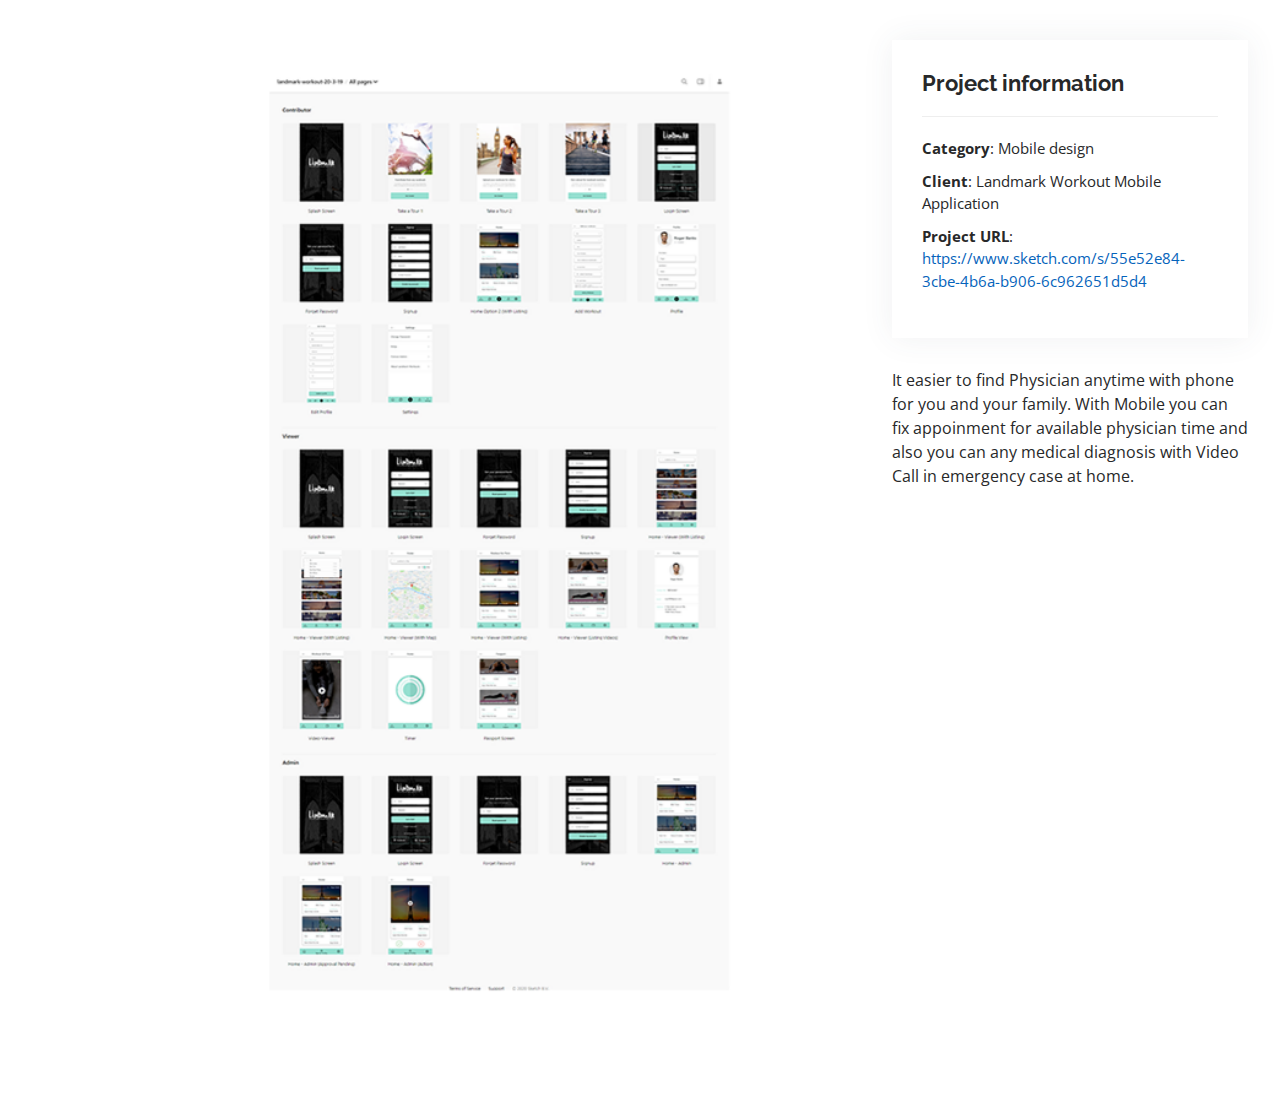
<file: portfolio-details-landmark.html>
<!DOCTYPE html>
<html lang="en">

<head>
  <meta charset="utf-8">
  <meta content="width=device-width, initial-scale=1.0" name="viewport">

  <title>Portfolio Details - Personal Bootstrap Template</title>
  <meta content="" name="description">
  <meta content="" name="keywords">

  <!-- Favicons -->
  <link href="assets/img/favicon.png" rel="icon">
  <link href="assets/img/apple-touch-icon.png" rel="apple-touch-icon">

  <!-- Google Fonts -->
  <link href="https://fonts.googleapis.com/css?family=Open+Sans:300,300i,400,400i,600,600i,700,700i|Raleway:300,300i,400,400i,500,500i,600,600i,700,700i|Poppins:300,300i,400,400i,500,500i,600,600i,700,700i" rel="stylesheet">

  <!-- Vendor CSS Files -->
  <link href="assets/vendor/aos/aos.css" rel="stylesheet">
  <link href="assets/vendor/bootstrap/css/bootstrap.min.css" rel="stylesheet">
  <link href="assets/vendor/bootstrap-icons/bootstrap-icons.css" rel="stylesheet">
  <link href="assets/vendor/boxicons/css/boxicons.min.css" rel="stylesheet">
  <link href="assets/vendor/glightbox/css/glightbox.min.css" rel="stylesheet">
  <link href="assets/vendor/swiper/swiper-bundle.min.css" rel="stylesheet">

  <!-- Template Main CSS File -->
  <link href="assets/css/style.css" rel="stylesheet">

  <!-- =======================================================
  * Template Name: MyResume
  * Updated: Jun 13 2023 with Bootstrap v5.3.0
  * Template URL: https://bootstrapmade.com/free-html-bootstrap-template-my-resume/
  * Author: BootstrapMade.com
  * License: https://bootstrapmade.com/license/
  ======================================================== -->
</head>

<body>

  <main id="main">

    <!-- ======= Portfolio Details Section ======= -->
    <section id="portfolio-details" class="portfolio-details">
      <div class="container">

        <div class="row gy-4">

          <div class="col-lg-8">
            <div class="portfolio-details-slider swiper">
              <div class="swiper-wrapper align-items-center">

                <div class="swiper-slide">
                  <img src="assets/img/portfolio/portfolio/landmark-workout2.png" alt="">
                </div>
                
              </div>
              <div class="swiper-pagination"></div>
            </div>
          </div>

          <div class="col-lg-4">
            <div class="portfolio-info">
              <h3>Project information</h3>
              <ul>
                <li><strong>Category</strong>: Mobile design</li>
                <li><strong>Client</strong>: Landmark Workout Mobile Application  </li>
                <li><strong>Project URL</strong>: <a href="https://www.sketch.com/s/55e52e84-3cbe-4b6a-b906-6c962651d5d4">https://www.sketch.com/s/55e52e84-3cbe-4b6a-b906-6c962651d5d4</a></li>
              </ul>
            </div>
            <div class="portfolio-description">
              <p>
                It easier to find Physician anytime with phone for you and your family. With Mobile you can fix appoinment for available physician time and also you can any medical diagnosis with Video Call in emergency case at home.
              </p>
            </div>
          </div>

        </div>

      </div>
    </section><!-- End Portfolio Details Section -->

  </main><!-- End #main -->

  <div id="preloader"></div>
  <a href="#" class="back-to-top d-flex align-items-center justify-content-center"><i class="bi bi-arrow-up-short"></i></a>

  <!-- Vendor JS Files -->
  <script src="assets/vendor/purecounter/purecounter_vanilla.js"></script>
  <script src="assets/vendor/aos/aos.js"></script>
  <script src="assets/vendor/bootstrap/js/bootstrap.bundle.min.js"></script>
  <script src="assets/vendor/glightbox/js/glightbox.min.js"></script>
  <script src="assets/vendor/isotope-layout/isotope.pkgd.min.js"></script>
  <script src="assets/vendor/swiper/swiper-bundle.min.js"></script>
  <script src="assets/vendor/typed.js/typed.umd.js"></script>
  <script src="assets/vendor/waypoints/noframework.waypoints.js"></script>
  <script src="assets/vendor/php-email-form/validate.js"></script>

  <!-- Template Main JS File -->
  <script src="assets/js/main.js"></script>

</body>

</html>
</file>
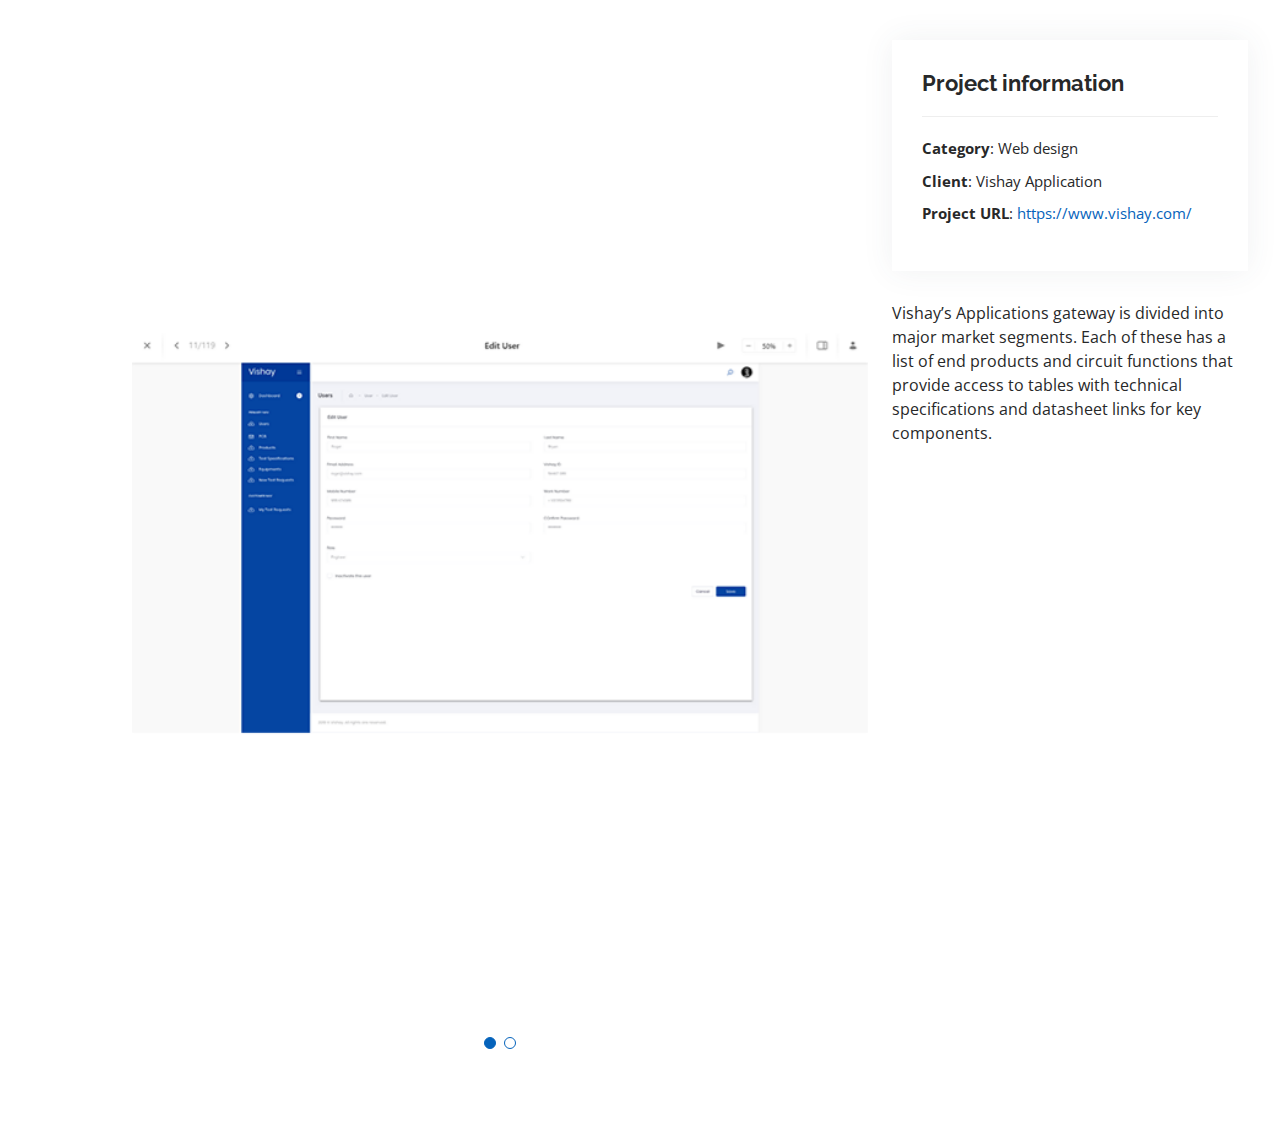
<file: portfolio-details-vishay.html>
<!DOCTYPE html>
<html lang="en">

<head>
  <meta charset="utf-8">
  <meta content="width=device-width, initial-scale=1.0" name="viewport">

  <title>Portfolio Details - Personal Bootstrap Template</title>
  <meta content="" name="description">
  <meta content="" name="keywords">

  <!-- Favicons -->
  <link href="assets/img/favicon.png" rel="icon">
  <link href="assets/img/apple-touch-icon.png" rel="apple-touch-icon">

  <!-- Google Fonts -->
  <link href="https://fonts.googleapis.com/css?family=Open+Sans:300,300i,400,400i,600,600i,700,700i|Raleway:300,300i,400,400i,500,500i,600,600i,700,700i|Poppins:300,300i,400,400i,500,500i,600,600i,700,700i" rel="stylesheet">

  <!-- Vendor CSS Files -->
  <link href="assets/vendor/aos/aos.css" rel="stylesheet">
  <link href="assets/vendor/bootstrap/css/bootstrap.min.css" rel="stylesheet">
  <link href="assets/vendor/bootstrap-icons/bootstrap-icons.css" rel="stylesheet">
  <link href="assets/vendor/boxicons/css/boxicons.min.css" rel="stylesheet">
  <link href="assets/vendor/glightbox/css/glightbox.min.css" rel="stylesheet">
  <link href="assets/vendor/swiper/swiper-bundle.min.css" rel="stylesheet">

  <!-- Template Main CSS File -->
  <link href="assets/css/style.css" rel="stylesheet">

  <!-- =======================================================
  * Template Name: MyResume
  * Updated: Jun 13 2023 with Bootstrap v5.3.0
  * Template URL: https://bootstrapmade.com/free-html-bootstrap-template-my-resume/
  * Author: BootstrapMade.com
  * License: https://bootstrapmade.com/license/
  ======================================================== -->
</head>

<body>

  <main id="main">

    <!-- ======= Portfolio Details Section ======= -->
    <section id="portfolio-details" class="portfolio-details">
      <div class="container">

        <div class="row gy-4">

          <div class="col-lg-8">
            <div class="portfolio-details-slider swiper">
              <div class="swiper-wrapper align-items-center">

                <div class="swiper-slide">
                  <img src="assets/img/portfolio/portfolio/vishay2.png" alt="">
                </div>
                <div class="swiper-slide">
                  <img src="assets/img/portfolio/portfolio/vishay3.png" alt="">
                </div>
              </div>
              <div class="swiper-pagination"></div>
            </div>
          </div>

          <div class="col-lg-4">
            <div class="portfolio-info">
              <h3>Project information</h3>
              <ul>
                <li><strong>Category</strong>: Web design</li>
                <li><strong>Client</strong>: Vishay Application </li>
                <li><strong>Project URL</strong>: <a href="https://www.vishay.com/">https://www.vishay.com/</a></li>
              </ul>
            </div>
            <div class="portfolio-description">
              <p>
                Vishay’s Applications gateway is divided into major market segments. Each of these has a list of end products and circuit functions that provide access to tables with technical specifications and datasheet links for key components. 
              </p>
            </div>
          </div>

        </div>

      </div>
    </section><!-- End Portfolio Details Section -->

  </main><!-- End #main -->

  <div id="preloader"></div>
  <a href="#" class="back-to-top d-flex align-items-center justify-content-center"><i class="bi bi-arrow-up-short"></i></a>

  <!-- Vendor JS Files -->
  <script src="assets/vendor/purecounter/purecounter_vanilla.js"></script>
  <script src="assets/vendor/aos/aos.js"></script>
  <script src="assets/vendor/bootstrap/js/bootstrap.bundle.min.js"></script>
  <script src="assets/vendor/glightbox/js/glightbox.min.js"></script>
  <script src="assets/vendor/isotope-layout/isotope.pkgd.min.js"></script>
  <script src="assets/vendor/swiper/swiper-bundle.min.js"></script>
  <script src="assets/vendor/typed.js/typed.umd.js"></script>
  <script src="assets/vendor/waypoints/noframework.waypoints.js"></script>
  <script src="assets/vendor/php-email-form/validate.js"></script>

  <!-- Template Main JS File -->
  <script src="assets/js/main.js"></script>

</body>

</html>
</file>
<file: assets/css/style.css>
/**
* Template Name: MyResume
* Updated: Jun 13 2023 with Bootstrap v5.3.0
* Template URL: https://bootstrapmade.com/free-html-bootstrap-template-my-resume/
* Author: BootstrapMade.com
* License: https://bootstrapmade.com/license/
*/

/*--------------------------------------------------------------
# General
--------------------------------------------------------------*/
body {
  font-family: "Open Sans", sans-serif;
  color: #272829;
}

a {
  color: #0563bb;
  text-decoration: none;
}

a:hover {
  color: #067ded;
  text-decoration: none;
}

h1,
h2,
h3,
h4,
h5,
h6 {
  font-family: "Raleway", sans-serif;
}

/*--------------------------------------------------------------
# Back to top button
--------------------------------------------------------------*/
.back-to-top {
  position: fixed;
  visibility: hidden;
  opacity: 0;
  right: 15px;
  bottom: 15px;
  z-index: 996;
  background: #0563bb;
  width: 40px;
  height: 40px;
  border-radius: 50px;
  transition: all 0.4s;
}

.back-to-top i {
  font-size: 28px;
  color: #fff;
  line-height: 0;
}

.back-to-top:hover {
  background: #0678e3;
  color: #fff;
}

.back-to-top.active {
  visibility: visible;
  opacity: 1;
}

/*--------------------------------------------------------------
# Preloader
--------------------------------------------------------------*/
#preloader {
  position: fixed;
  top: 0;
  left: 0;
  right: 0;
  bottom: 0;
  z-index: 9999;
  overflow: hidden;
  background: #fff;
}

#preloader:before {
  content: "";
  position: fixed;
  top: calc(50% - 30px);
  left: calc(50% - 30px);
  border: 6px solid #0563bb;
  border-top-color: #fff;
  border-bottom-color: #fff;
  border-radius: 50%;
  width: 60px;
  height: 60px;
  animation: animate-preloader 1s linear infinite;
}

@keyframes animate-preloader {
  0% {
    transform: rotate(0deg);
  }

  100% {
    transform: rotate(360deg);
  }
}

/*--------------------------------------------------------------
# Disable aos animation delay on mobile devices
--------------------------------------------------------------*/
@media screen and (max-width: 768px) {
  [data-aos-delay] {
    transition-delay: 0 !important;
  }
}

/*--------------------------------------------------------------
# Header
--------------------------------------------------------------*/
#header {
  position: fixed;
  top: 0;
  left: 0;
  bottom: 0;
  z-index: 9997;
  transition: all 0.5s;
  padding: 15px;
  overflow-y: auto;
}

@media (max-width: 991px) {
  #header {
    width: 300px;
    background: #fff;
    border-right: 1px solid #e6e9ec;
    left: -300px;
  }
}

@media (min-width: 991px) {
  #main {
    margin-left: 100px;
  }
}

/*--------------------------------------------------------------
# Navigation Menu
--------------------------------------------------------------*/
/**
* Desktop Navigation 
*/
.nav-menu {
  padding: 0;
  display: block;
}

.nav-menu * {
  margin: 0;
  padding: 0;
  list-style: none;
}

.nav-menu>ul>li {
  position: relative;
  white-space: nowrap;
}

.nav-menu a,
.nav-menu a:focus {
  display: flex;
  align-items: center;
  color: #45505b;
  padding: 10px 18px;
  margin-bottom: 8px;
  transition: 0.3s;
  font-size: 15px;
  border-radius: 50px;
  background: #f2f3f5;
  height: 56px;
  width: 100%;
  overflow: hidden;
  transition: 0.3s;
}

.nav-menu a i,
.nav-menu a:focus i {
  font-size: 20px;
}

.nav-menu a span,
.nav-menu a:focus span {
  padding: 0 5px 0 7px;
  color: #45505b;
}

@media (min-width: 992px) {

  .nav-menu a,
  .nav-menu a:focus {
    width: 56px;
  }

  .nav-menu a span,
  .nav-menu a:focus span {
    display: none;
    color: #fff;
  }
}

.nav-menu a:hover,
.nav-menu .active,
.nav-menu .active:focus,
.nav-menu li:hover>a {
  color: #fff;
  background: #0563bb;
}

.nav-menu a:hover span,
.nav-menu .active span,
.nav-menu .active:focus span,
.nav-menu li:hover>a span {
  color: #fff;
}

.nav-menu a:hover,
.nav-menu li:hover>a {
  width: 100%;
  color: #fff;
}

.nav-menu a:hover span,
.nav-menu li:hover>a span {
  display: block;
}

/**
* Mobile Navigation 
*/
.mobile-nav-toggle {
  position: fixed;
  right: 10px;
  top: 10px;
  z-index: 9998;
  border: 0;
  background: none;
  font-size: 28px;
  transition: all 0.4s;
  outline: none !important;
  line-height: 0;
  cursor: pointer;
  border-radius: 50px;
  padding: 5px;
}

.mobile-nav-toggle i {
  color: #45505b;
}

.mobile-nav-active {
  overflow: hidden;
}

.mobile-nav-active #header {
  left: 0;
}

.mobile-nav-active .mobile-nav-toggle {
  color: #fff;
  background-color: #0563bb;
}

/*--------------------------------------------------------------
# Hero Section
--------------------------------------------------------------*/
#hero {
  width: 100%;
  height: 100vh;
  background: url("../img/website.jpg") top right no-repeat;
  background-size: cover;
  position: relative;
}

@media (min-width: 992px) {
  #hero {
    padding-left: 160px;
  }
}

#hero:before {
  content: "";
  background: rgba(255, 255, 255, 0.8);
  position: absolute;
  bottom: 0;
  top: 0;
  left: 0;
  right: 0;
}

#hero h1 {
  margin: 0;
  font-size: 64px;
  font-weight: 700;
  line-height: 56px;
  color: #45505b;
}

#hero p {
  color: #45505b;
  margin: 15px 0 0 0;
  font-size: 26px;
  font-family: "Poppins", sans-serif;
}

#hero p span {
  color: #0563bb;
  letter-spacing: 1px;
}

#hero .social-links {
  margin-top: 30px;
}

#hero .social-links a {
  font-size: 24px;
  display: inline-block;
  color: #45505b;
  line-height: 1;
  margin-right: 20px;
  transition: 0.3s;
}

#hero .social-links a:hover {
  color: #0563bb;
}

@media (max-width: 992px) {
  #hero {
    text-align: center;
  }

  #hero h1 {
    font-size: 32px;
    line-height: 36px;
  }

  #hero p {
    margin-top: 10px;
    font-size: 20px;
    line-height: 24px;
  }
}

/*--------------------------------------------------------------
# Sections General
--------------------------------------------------------------*/
section {
  padding: 60px 0;
  overflow: hidden;
}

.section-title {
  text-align: center;
  padding-bottom: 30px;
}

.section-title h2 {
  font-size: 32px;
  font-weight: bold;
  text-transform: uppercase;
  margin-bottom: 20px;
  padding-bottom: 20px;
  position: relative;
  color: #45505b;
}

.section-title h2::before {
  content: "";
  position: absolute;
  display: block;
  width: 120px;
  height: 1px;
  background: #ddd;
  bottom: 1px;
  left: calc(50% - 60px);
}

.section-title h2::after {
  content: "";
  position: absolute;
  display: block;
  width: 40px;
  height: 3px;
  background: #0563bb;
  bottom: 0;
  left: calc(50% - 20px);
}

.section-title p {
  margin-bottom: 0;
}

/*--------------------------------------------------------------
# About
--------------------------------------------------------------*/
.about .content h3 {
  font-weight: 700;
  font-size: 26px;
  color: #728394;
}

.about .content ul {
  list-style: none;
  padding: 0;
}

.about .content ul li {
  margin-bottom: 20px;
  display: flex;
  align-items: center;
}

.about .content ul strong {
  margin-right: 10px;
}

.about .content ul i {
  font-size: 16px;
  margin-right: 5px;
  color: #0563bb;
  line-height: 0;
}

.about .content p:last-child {
  margin-bottom: 0;
}

/*--------------------------------------------------------------
# Facts
--------------------------------------------------------------*/
.facts .count-box {
  padding: 30px 30px 25px 30px;
  margin-top: 30px;
  width: 100%;
  position: relative;
  text-align: center;
  background: #fff;
}

.facts .count-box i {
  position: absolute;
  top: -25px;
  left: 50%;
  transform: translateX(-50%);
  font-size: 24px;
  background: #0563bb;
  color: #fff;
  border-radius: 50px;
  display: inline-flex;
  align-items: center;
  justify-content: center;
  width: 48px;
  height: 48px;
}

.facts .count-box span {
  font-size: 36px;
  display: block;
  font-weight: 600;
  color: #011426;
}

.facts .count-box p {
  padding: 0;
  margin: 0;
  font-family: "Raleway", sans-serif;
  font-size: 14px;
}

/*--------------------------------------------------------------
# Akills
--------------------------------------------------------------*/
.skills .progress {
  height: 60px;
  display: block;
  background: none;
  border-radius: 0;
}

.skills .progress .skill {
  padding: 10px 0;
  margin: 0;
  text-transform: uppercase;
  display: block;
  font-weight: 600;
  font-family: "Poppins", sans-serif;
  color: #45505b;
}

.skills .progress .skill .val {
  float: right;
  font-style: normal;
}

.skills .progress-bar-wrap {
  background: #f2f3f5;
}

.skills .progress-bar {
  width: 1px;
  height: 10px;
  transition: 0.9s;
  background-color: #0563bb;
}

/*--------------------------------------------------------------
# Resume
--------------------------------------------------------------*/
.resume .resume-title {
  font-size: 26px;
  font-weight: 700;
  margin-top: 20px;
  margin-bottom: 20px;
  color: #45505b;
}

.resume .resume-item {
  padding: 0 0 20px 20px;
  margin-top: -2px;
  border-left: 2px solid #0563bb;
  position: relative;
}

.resume .resume-item h4 {
  line-height: 18px;
  font-size: 18px;
  font-weight: 600;
  text-transform: uppercase;
  font-family: "Poppins", sans-serif;
  color: #0563bb;
  margin-bottom: 10px;
}

.resume .resume-item h5 {
  font-size: 16px;
  background: #f7f8f9;
  padding: 5px 15px;
  display: inline-block;
  font-weight: 600;
  margin-bottom: 10px;
}

.resume .resume-item ul {
  padding-left: 20px;
}

.resume .resume-item ul li {
  padding-bottom: 10px;
}

.resume .resume-item:last-child {
  padding-bottom: 0;
}

.resume .resume-item::before {
  content: "";
  position: absolute;
  width: 16px;
  height: 16px;
  border-radius: 50px;
  left: -9px;
  top: 0;
  background: #fff;
  border: 2px solid #0563bb;
}

/*--------------------------------------------------------------
# Portfolio
--------------------------------------------------------------*/
.portfolio .portfolio-item {
  margin-bottom: 30px;
}

.portfolio #portfolio-flters {
  padding: 0;
  margin: 0 auto 25px auto;
  list-style: none;
  text-align: center;
  background: #fff;
  border-radius: 50px;
  padding: 2px 15px;
}

.portfolio #portfolio-flters li {
  cursor: pointer;
  display: inline-block;
  padding: 10px 15px;
  font-size: 14px;
  font-weight: 600;
  line-height: 1;
  text-transform: uppercase;
  color: #272829;
  margin-bottom: 5px;
  transition: all 0.3s ease-in-out;
}

.portfolio #portfolio-flters li:hover,
.portfolio #portfolio-flters li.filter-active {
  color: #0563bb;
}

.portfolio #portfolio-flters li:last-child {
  margin-right: 0;
}

.portfolio .portfolio-wrap {
  transition: 0.3s;
  position: relative;
  overflow: hidden;
  z-index: 1;
  background: rgba(69, 80, 91, 0.8);
}

.portfolio .portfolio-wrap::before {
  content: "";
  background: rgba(255, 255, 255, 0.7);
  position: absolute;
  left: 30px;
  right: 30px;
  top: 30px;
  bottom: 30px;
  transition: all ease-in-out 0.3s;
  z-index: 2;
  opacity: 0;
}

.portfolio .portfolio-wrap .portfolio-info {
  opacity: 0;
  position: absolute;
  top: 0;
  left: 0;
  right: 0;
  bottom: 0;
  text-align: center;
  z-index: 3;
  transition: all ease-in-out 0.3s;
  display: flex;
  flex-direction: column;
  justify-content: center;
  align-items: center;
}

.portfolio .portfolio-wrap .portfolio-info::before {
  display: block;
  content: "";
  width: 48px;
  height: 48px;
  position: absolute;
  top: 35px;
  left: 35px;
  border-top: 3px solid #d7dce1;
  border-left: 3px solid #d7dce1;
  transition: all 0.5s ease 0s;
  z-index: 9994;
}

.portfolio .portfolio-wrap .portfolio-info::after {
  display: block;
  content: "";
  width: 48px;
  height: 48px;
  position: absolute;
  bottom: 35px;
  right: 35px;
  border-bottom: 3px solid #d7dce1;
  border-right: 3px solid #d7dce1;
  transition: all 0.5s ease 0s;
  z-index: 9994;
}

.portfolio .portfolio-wrap .portfolio-info h4 {
  font-size: 20px;
  color: #45505b;
  font-weight: 600;
}

.portfolio .portfolio-wrap .portfolio-info p {
  color: #45505b;
  font-size: 14px;
  text-transform: uppercase;
  padding: 0;
  margin: 0;
}

.portfolio .portfolio-wrap .portfolio-links {
  text-align: center;
  z-index: 4;
}

.portfolio .portfolio-wrap .portfolio-links a {
  color: #45505b;
  margin: 0 2px;
  font-size: 28px;
  display: inline-block;
  transition: 0.3s;
}

.portfolio .portfolio-wrap .portfolio-links a:hover {
  color: #148af9;
}

.portfolio .portfolio-wrap:hover::before {
  top: 0;
  left: 0;
  right: 0;
  bottom: 0;
  opacity: 1;
}

.portfolio .portfolio-wrap:hover .portfolio-info {
  opacity: 1;
}

.portfolio .portfolio-wrap:hover .portfolio-info::before {
  top: 15px;
  left: 15px;
}

.portfolio .portfolio-wrap:hover .portfolio-info::after {
  bottom: 15px;
  right: 15px;
}

/*--------------------------------------------------------------
# Portfolio Details
--------------------------------------------------------------*/
.portfolio-details {
  padding-top: 40px;
}

.portfolio-details .portfolio-details-slider img {
  width: 100%;
}

.portfolio-details .portfolio-details-slider .swiper-pagination {
  margin-top: 20px;
  position: relative;
}

.portfolio-details .portfolio-details-slider .swiper-pagination .swiper-pagination-bullet {
  width: 12px;
  height: 12px;
  background-color: #fff;
  opacity: 1;
  border: 1px solid #0563bb;
}

.portfolio-details .portfolio-details-slider .swiper-pagination .swiper-pagination-bullet-active {
  background-color: #0563bb;
}

.portfolio-details .portfolio-info {
  padding: 30px;
  box-shadow: 0px 0 30px rgba(69, 80, 91, 0.08);
}

.portfolio-details .portfolio-info h3 {
  font-size: 22px;
  font-weight: 700;
  margin-bottom: 20px;
  padding-bottom: 20px;
  border-bottom: 1px solid #eee;
}

.portfolio-details .portfolio-info ul {
  list-style: none;
  padding: 0;
  font-size: 15px;
}

.portfolio-details .portfolio-info ul li+li {
  margin-top: 10px;
}

.portfolio-details .portfolio-description {
  padding-top: 30px;
}

.portfolio-details .portfolio-description h2 {
  font-size: 26px;
  font-weight: 700;
  margin-bottom: 20px;
}

.portfolio-details .portfolio-description p {
  padding: 0;
}

/*--------------------------------------------------------------
# Services
--------------------------------------------------------------*/
.services .icon-box {
  text-align: center;
  padding: 70px 20px 80px 20px;
  transition: all ease-in-out 0.3s;
  background: #fff;
  box-shadow: 0px 5px 90px 0px rgba(110, 123, 131, 0.05);
}

.services .icon-box .icon {
  margin: 0 auto;
  width: 100px;
  height: 100px;
  display: flex;
  align-items: center;
  justify-content: center;
  transition: ease-in-out 0.3s;
  position: relative;
}

.services .icon-box .icon i {
  font-size: 36px;
  transition: 0.5s;
  position: relative;
}

.services .icon-box .icon svg {
  position: absolute;
  top: 0;
  left: 0;
}

.services .icon-box .icon svg path {
  transition: 0.5s;
  fill: #f5f5f5;
}

.services .icon-box h4 {
  font-weight: 600;
  margin: 10px 0 15px 0;
  font-size: 22px;
}

.services .icon-box h4 a {
  color: #45505b;
  transition: ease-in-out 0.3s;
}

.services .icon-box p {
  line-height: 24px;
  font-size: 14px;
  margin-bottom: 0;
}

.services .icon-box:hover {
  border-color: #fff;
  box-shadow: 0px 0 35px 0 rgba(0, 0, 0, 0.08);
}

.services .iconbox-blue i {
  color: #47aeff;
}

.services .iconbox-blue:hover .icon i {
  color: #fff;
}

.services .iconbox-blue:hover .icon path {
  fill: #47aeff;
}

.services .iconbox-orange i {
  color: #ffa76e;
}

.services .iconbox-orange:hover .icon i {
  color: #fff;
}

.services .iconbox-orange:hover .icon path {
  fill: #ffa76e;
}

.services .iconbox-pink i {
  color: #e80368;
}

.services .iconbox-pink:hover .icon i {
  color: #fff;
}

.services .iconbox-pink:hover .icon path {
  fill: #e80368;
}

.services .iconbox-yellow i {
  color: #ffbb2c;
}

.services .iconbox-yellow:hover .icon i {
  color: #fff;
}

.services .iconbox-yellow:hover .icon path {
  fill: #ffbb2c;
}

.services .iconbox-red i {
  color: #ff5828;
}

.services .iconbox-red:hover .icon i {
  color: #fff;
}

.services .iconbox-red:hover .icon path {
  fill: #ff5828;
}

.services .iconbox-teal i {
  color: #11dbcf;
}

.services .iconbox-teal:hover .icon i {
  color: #fff;
}

.services .iconbox-teal:hover .icon path {
  fill: #11dbcf;
}

/*--------------------------------------------------------------
# Testimonials
--------------------------------------------------------------*/
.testimonials .section-header {
  margin-bottom: 40px;
}

.testimonials .testimonials-carousel,
.testimonials .testimonials-slider {
  overflow: hidden;
}

.testimonials .testimonial-item {
  text-align: center;
}

.testimonials .testimonial-item .testimonial-img {
  width: 120px;
  border-radius: 50%;
  border: 4px solid #fff;
  margin: 0 auto;
}

.testimonials .testimonial-item h3 {
  font-size: 20px;
  font-weight: bold;
  margin: 10px 0 5px 0;
  color: #111;
}

.testimonials .testimonial-item h4 {
  font-size: 14px;
  color: #999;
  margin: 0 0 15px 0;
}

.testimonials .testimonial-item .quote-icon-left,
.testimonials .testimonial-item .quote-icon-right {
  color: #90c8fc;
  font-size: 26px;
}

.testimonials .testimonial-item .quote-icon-left {
  display: inline-block;
  left: -5px;
  position: relative;
}

.testimonials .testimonial-item .quote-icon-right {
  display: inline-block;
  right: -5px;
  position: relative;
  top: 10px;
}

.testimonials .testimonial-item p {
  font-style: italic;
  margin: 0 auto 15px auto;
}

.testimonials .swiper-pagination {
  margin-top: 20px;
  position: relative;
}

.testimonials .swiper-pagination .swiper-pagination-bullet {
  width: 12px;
  height: 12px;
  background-color: #fff;
  opacity: 1;
  border: 1px solid #0563bb;
}

.testimonials .swiper-pagination .swiper-pagination-bullet-active {
  background-color: #0563bb;
}

@media (min-width: 992px) {
  .testimonials .testimonial-item p {
    width: 80%;
  }
}

/*--------------------------------------------------------------
# Contact
--------------------------------------------------------------*/
.contact .info {
  width: 100%;
  background: #fff;
}

.contact .info i {
  font-size: 20px;
  color: #0563bb;
  float: left;
  width: 44px;
  height: 44px;
  background: #eef7ff;
  display: flex;
  justify-content: center;
  align-items: center;
  border-radius: 50px;
  transition: all 0.3s ease-in-out;
}

.contact .info h4 {
  padding: 0 0 0 60px;
  font-size: 22px;
  font-weight: 600;
  margin-bottom: 5px;
  color: #45505b;
}

.contact .info p {
  padding: 0 0 0 60px;
  margin-bottom: 0;
  font-size: 14px;
  color: #728394;
}

.contact .info .email,
.contact .info .phone {
  margin-top: 40px;
}

.contact .info .email:hover i,
.contact .info .address:hover i,
.contact .info .phone:hover i {
  background: #0563bb;
  color: #fff;
}

.contact .php-email-form {
  width: 100%;
  background: #fff;
}

.contact .php-email-form .form-group {
  padding-bottom: 8px;
}

.contact .php-email-form .error-message {
  display: none;
  color: #fff;
  background: #ed3c0d;
  text-align: left;
  padding: 15px;
  font-weight: 600;
}

.contact .php-email-form .error-message br+br {
  margin-top: 25px;
}

.contact .php-email-form .sent-message {
  display: none;
  color: #fff;
  background: #18d26e;
  text-align: center;
  padding: 15px;
  font-weight: 600;
}

.contact .php-email-form .loading {
  display: none;
  background: #fff;
  text-align: center;
  padding: 15px;
}

.contact .php-email-form .loading:before {
  content: "";
  display: inline-block;
  border-radius: 50%;
  width: 24px;
  height: 24px;
  margin: 0 10px -6px 0;
  border: 3px solid #18d26e;
  border-top-color: #eee;
  animation: animate-loading 1s linear infinite;
}

.contact .php-email-form input,
.contact .php-email-form textarea {
  border-radius: 4px;
  box-shadow: none;
  font-size: 14px;
}

.contact .php-email-form input[type=text],
.contact .php-email-form input[type=email] {
  height: 44px;
}

.contact .php-email-form textarea {
  padding: 10px 12px;
}

.contact .php-email-form button[type=submit] {
  background: #0563bb;
  border: 0;
  padding: 10px 35px;
  color: #fff;
  transition: 0.4s;
  border-radius: 50px;
}

.contact .php-email-form button[type=submit]:hover {
  background: #0678e3;
}

@keyframes animate-loading {
  0% {
    transform: rotate(0deg);
  }

  100% {
    transform: rotate(360deg);
  }
}

/*--------------------------------------------------------------
# Footer
--------------------------------------------------------------*/
#footer {
  background: #f7f8f9;
  color: #45505b;
  font-size: 14px;
  text-align: center;
  padding: 30px 0;
}

#footer h3 {
  font-size: 36px;
  font-weight: 700;
  position: relative;
  font-family: "Poppins", sans-serif;
  padding: 0;
  margin: 0 0 15px 0;
}

#footer p {
  font-size: 15;
  font-style: italic;
  padding: 0;
  margin: 0 0 40px 0;
}

#footer .social-links {
  margin: 0 0 40px 0;
}

#footer .social-links a {
  font-size: 18px;
  display: inline-block;
  background: #0563bb;
  color: #fff;
  line-height: 1;
  padding: 8px 0;
  margin-right: 4px;
  border-radius: 50%;
  text-align: center;
  width: 36px;
  height: 36px;
  transition: 0.3s;
}

#footer .social-links a:hover {
  background: #0678e3;
  color: #fff;
  text-decoration: none;
}

#footer .copyright {
  margin: 0 0 5px 0;
}

#footer .credits {
  font-size: 13px;
}

.h-75{
  height: 75% !important;
  width: 100%;
}
</file>
